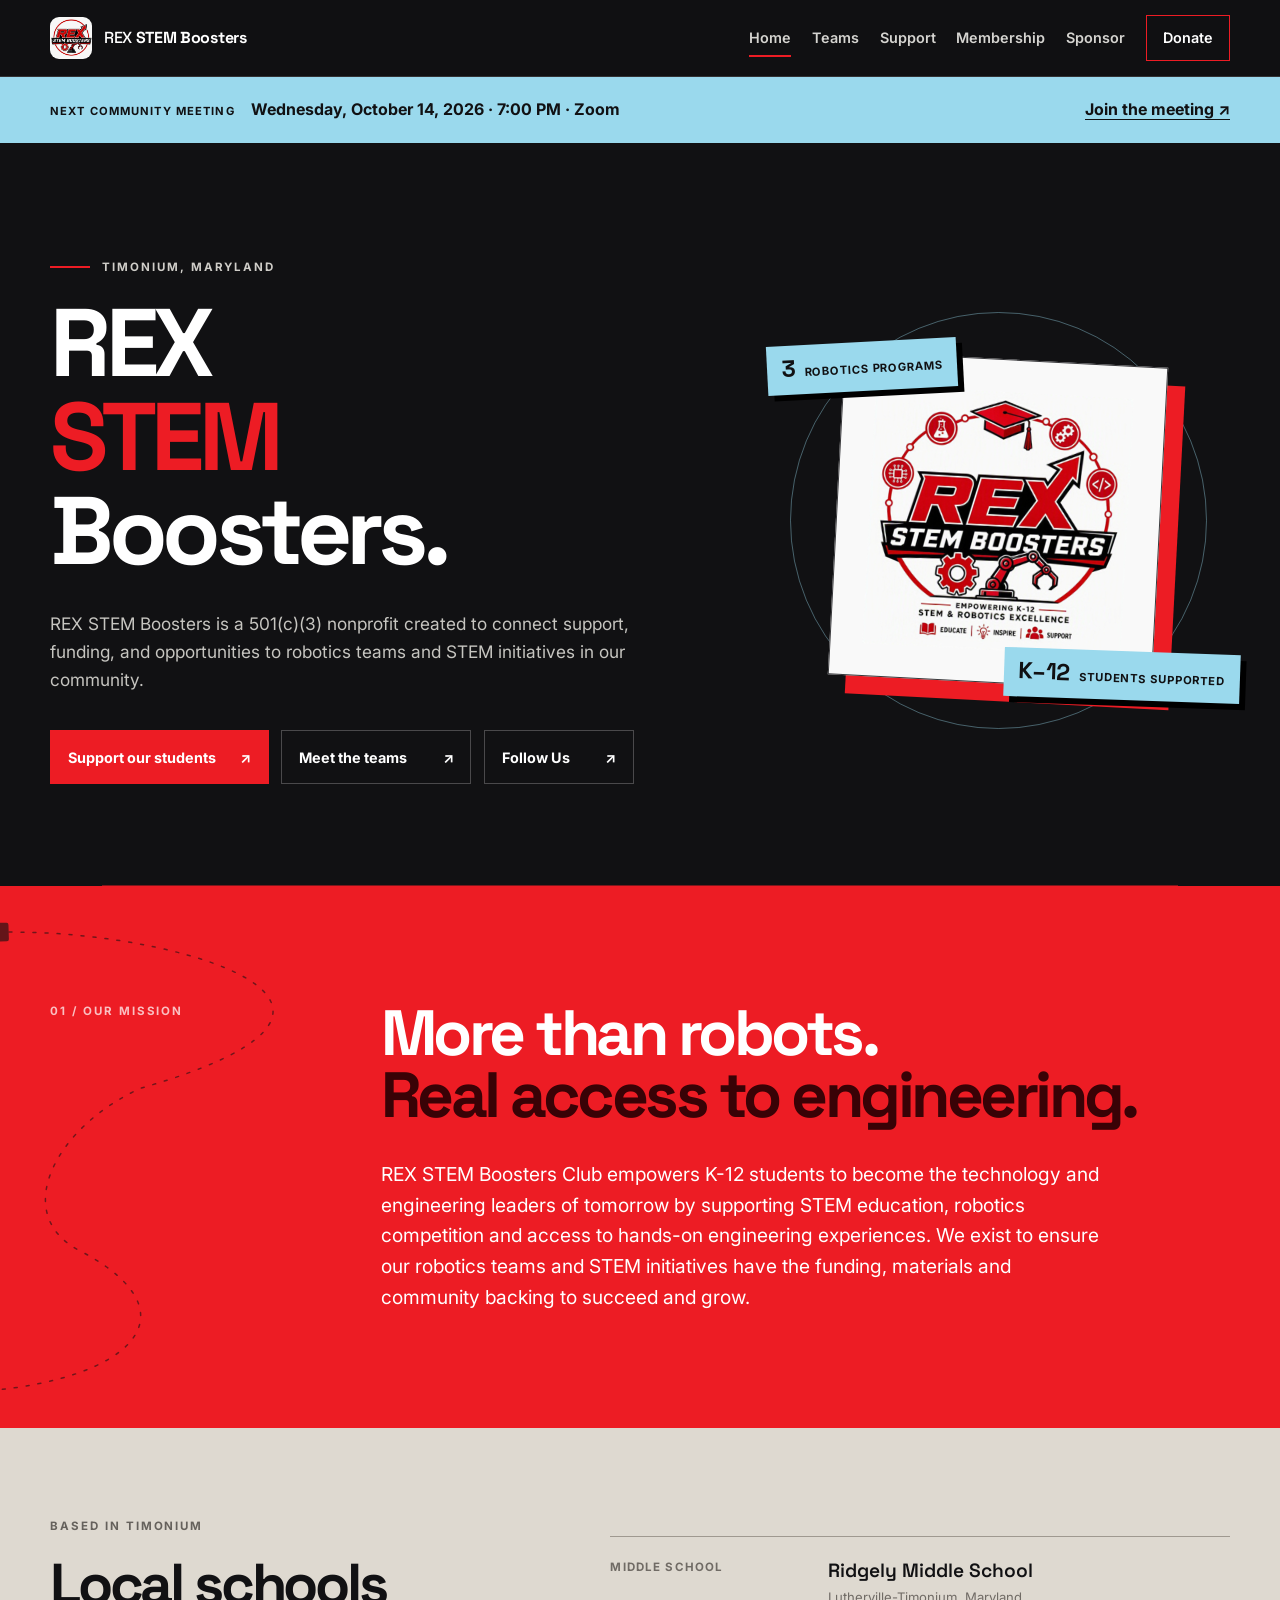
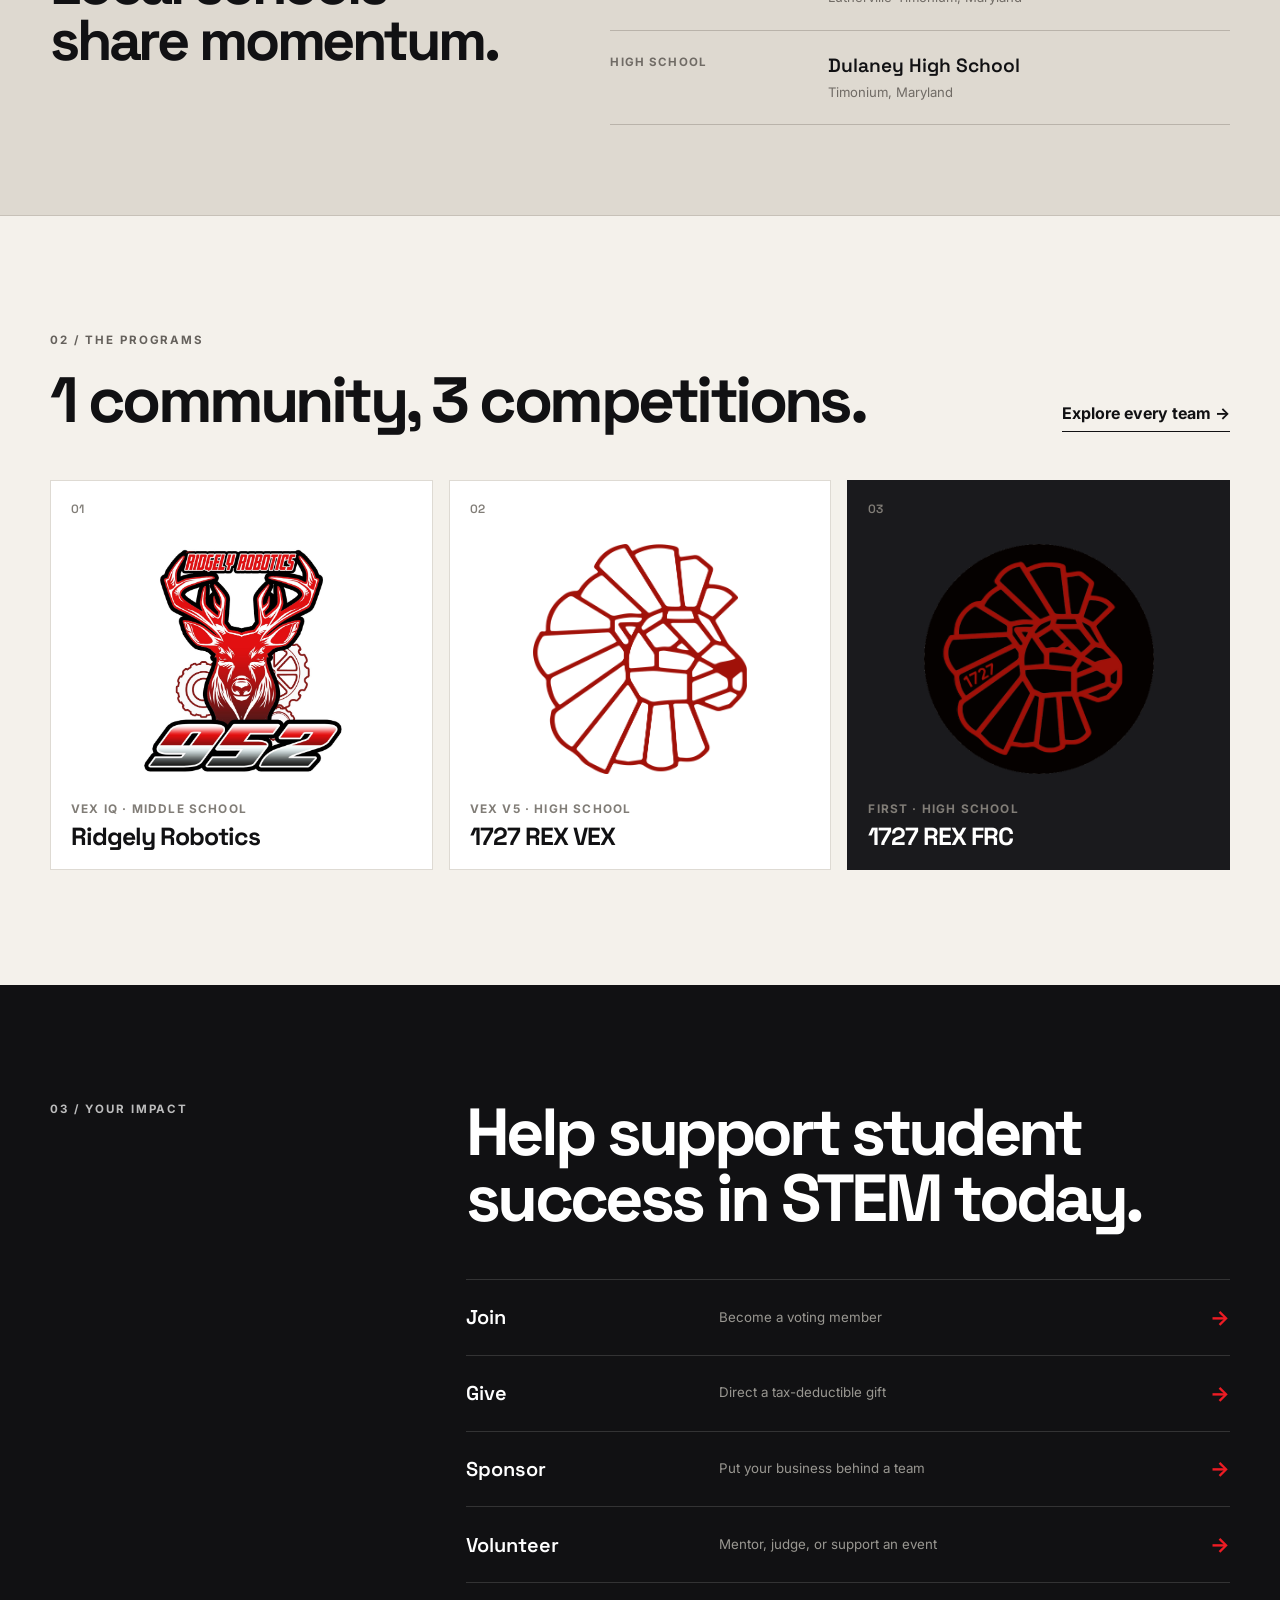
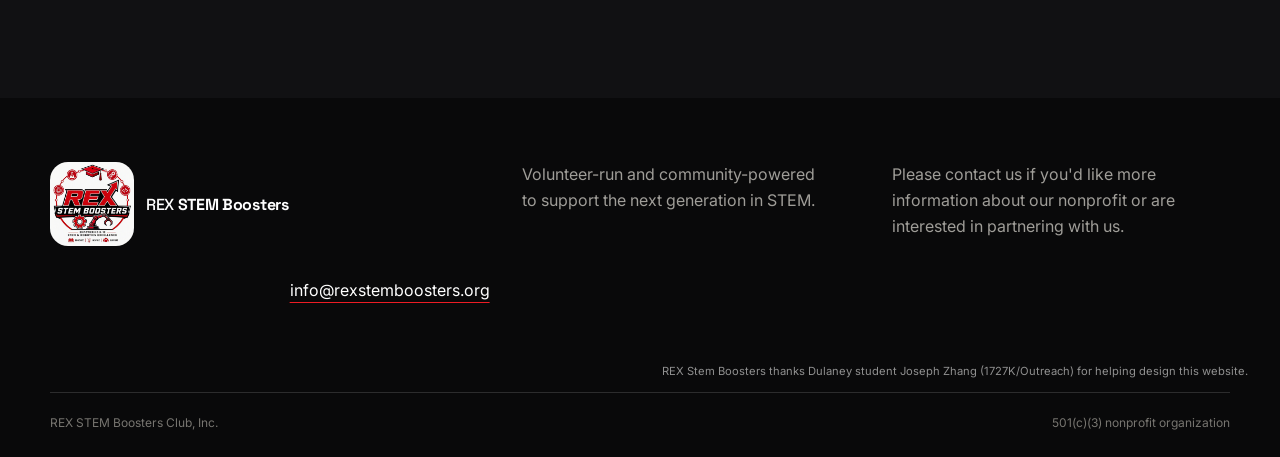
<file: index.html>
<!doctype html>
<html lang="en">
<head>
  <meta charset="utf-8">
  <meta name="viewport" content="width=device-width, initial-scale=1">
  <meta name="description" content="REX STEM Boosters supports K-12 robotics teams and hands-on STEM education in Timonium, Maryland.">
  <title>REX STEM Boosters</title>
  <link rel="preconnect" href="https://fonts.googleapis.com">
  <link rel="preconnect" href="https://fonts.gstatic.com" crossorigin>
  <link href="https://fonts.googleapis.com/css2?family=Inter:wght@400;500;600;700&family=Space+Grotesk:wght@500;600;700&display=swap" rel="stylesheet">
  <link rel="icon" type="image/svg+xml" href="data:image/svg+xml,%3Csvg xmlns='http://www.w3.org/2000/svg' viewBox='0 0 64 64'%3E%3Crect width='64' height='64' rx='12' fill='%23111113'/%3E%3Cpath d='M28 8h8l2 7 6 3 7-2 4 7-5 5v8l5 5-4 7-7-2-6 3-2 7h-8l-2-7-6-3-7 2-4-7 5-5v-8l-5-5 4-7 7 2 6-3 2-7Zm4 15a9 9 0 1 0 0 18 9 9 0 0 0 0-18Z' fill='%23ed1c24'/%3E%3C/svg%3E">
  <link rel="stylesheet" href="assets/styles.css">
  <script src="assets/main.js" defer></script>
</head>
<body>
  <a class="skip-link" href="#main">Skip to content</a>
  <header class="site-header">
    <div class="shell header-inner">
      <a class="brand header" href="index.html" aria-label="REX STEM Boosters home">
        <img src="assets/images/logo-simple.png" alt="" width="42" height="42">
        <span>REX <b>STEM Boosters</b></span>
      </a>
      <button class="menu-toggle" type="button" aria-expanded="false" aria-controls="site-nav">
        <span></span><span></span><span></span><span class="sr-only">Open menu</span>
      </button>
      <nav id="site-nav" class="site-nav" aria-label="Primary navigation">
        <a class="active" href="index.html">Home</a>
        <a href="teams.html">Teams</a>
        <a href="support.html">Support</a>
        <a href="membership.html">Membership</a>
        <a href="sponsor.html">Sponsor</a>
        <a class="nav-cta" href="donate.html">Donate</a>
      </nav>
    </div>
  </header>

  <main id="main">

    <aside class="meeting-strip" aria-label="Upcoming meeting">
      <div class="shell meeting-inner">
        <p><span>Next community meeting</span><strong>Wednesday, October 14, 2026 · 7:00 PM · Zoom</strong></p>
        <a href="https://us02web.zoom.us/j/85218019434?pwd=zxrzaKVaYKDxCwYoJauIgaEmPhb7PY.1" target="_blank" rel="noopener">Join the meeting <span aria-hidden="true">↗</span></a>
      </div>
    </aside>

    <section class="hero">
      <div class="shell hero-grid">
        <div class="hero-copy">
          <p class="eyebrow"><span></span> Timonium, Maryland</p>
          <!-- <h1>Back the teams<br>building <em>tomorrow.</em></h1> -->
          <h1>REX<br><em>STEM</em><br>Boosters.</h1>
          <p class="hero-lede">REX STEM Boosters is a 501(c)(3) nonprofit created to connect support, funding, and opportunities to robotics teams and STEM initiatives in our community.
</p>
          <div class="button-row">
            <a class="button button-primary" href="donate.html">Support our students <span aria-hidden="true">↗</span></a>
            <a class="button button-ghost" href="teams.html">Meet the teams <span aria-hidden="true">↗</span></a>
            <a class="button button-ghost-2" href="https://www.instagram.com/rexstemboosters/" target="_blank" rel="noopener noreferrer">Follow Us <span aria-hidden="true">↗</span></a>
          </div>
        </div>
        <div class="hero-visual" aria-label="REX STEM Boosters supports three local robotics programs">
          <div class="orbit orbit-one"></div>
          <div class="orbit orbit-two"></div>
          <div class="visual-card">
            <img src="assets/images/logo.png" alt="REX STEM Boosters logo">
          </div>
          <div class="data-tag tag-one"><strong>3</strong><span>robotics programs</span></div>
          <div class="data-tag tag-two"><strong>K–12</strong><span>students supported</span></div>
        </div>
      </div>
    </section>

    <section class="mission band">
      <div class="mission-route" aria-hidden="true">
        <svg viewBox="0 0 220 520" preserveAspectRatio="none">
          <path
            id="mission-path"
            class="mission-path"
            d="
              M -15 45
              C 150 36 451 110 143 194
              C 57 230 7 317 84 352
              C 199 411 132 474 -15 485
              "
            />

          <rect
            class="mission-robot"
            x="-13"
            y="-9"
            width="26"
            height="18"
            rx="2"
          >
            <animateMotion
              dur="12s"
              repeatCount="indefinite"
              rotate="auto"
              calcMode="spline"
              keyTimes="0;0.08;0.92;1"
              keyPoints="0;0;1;1"
              keySplines="
                0 0 1 1;
                0.42 0 0.58 1;
                0 0 1 1"
            >
              <mpath href="#mission-path" />
            </animateMotion>
          </rect>
        </svg>
      </div>

      <div class="shell split-heading">
        <p class="section-label">01 / Our mission</p>
        <div>
          <h2>More than robots.<br><span>Real access to engineering.</span></h2>
          <p>REX STEM Boosters Club empowers K-12 students to become the technology and engineering leaders of tomorrow by supporting STEM education, robotics competition and access to hands-on engineering experiences. We exist to ensure our robotics teams and STEM initiatives have the funding, materials and community backing to succeed and grow.</p>
        </div>
      </div>
    </section>

    <section class="location-band" aria-labelledby="location-title">
      <div class="shell location-layout">
        <div>
          <p class="section-label dark">Based in Timonium</p>
          <h2 id="location-title">Local schools <br>share momentum.<br>&nbsp;</h2>
        </div>
        <div class="school-list">
          <div><span>Middle school</span><strong>Ridgely Middle School</strong><small>Lutherville-Timonium, Maryland</small></div>
          <div><span>High school</span><strong>Dulaney High School</strong><small>Timonium, Maryland</small></div>
        </div>
      </div>
    </section>

    <section class="team-preview band band-light">
      <div class="shell">
        <div class="section-intro">
          <div>
            <p class="section-label dark">02 / The programs</p>
            <h2>1 community, 3 competitions.</h2>
          </div>
          <a class="text-link" href="teams.html">Explore every team <span aria-hidden="true">→</span></a>
        </div>
        <div class="team-grid">
          <article class="team-card">
            <span class="team-number">01</span>
            <img src="assets/images/ridgely-robotics.jpg" alt="Ridgely Robotics logo">
            <div><p>VEX IQ · Middle school</p><h3>Ridgely Robotics</h3></div>
          </article>
          <article class="team-card">
            <span class="team-number">02</span>
            <img src="assets/images/dulaney-vex.png" alt="Dulaney VEX Robotics lion logo">
            <div><p>VEX V5 · High school</p><h3>1727 REX VEX</h3></div>
          </article>
          <article class="team-card team-card-dark">
            <span class="team-number">03</span>
            <img src="assets/images/dulaney-frc.png" alt="Dulaney FIRST Robotics lion logo">
            <div><p>FIRST · High school</p><h3>1727 REX FRC</h3></div>
          </article>
        </div>
      </div>
    </section>

    <section class="impact-band">
      <div class="shell impact-grid">
        <p class="section-label">03 / Your impact</p>
        <h2>Help support student success in STEM today.</h2>
        <div class="impact-actions">
          <a href="membership.html"><span>Join</span><small>Become a voting member</small><b>→</b></a>
          <a href="donate.html"><span>Give</span><small>Direct a tax-deductible gift</small><b>→</b></a>
          <a href="sponsor.html"><span>Sponsor</span><small>Put your business behind a team</small><b>→</b></a>
          <a href="support.html#volunteer"><span>Volunteer</span><small>Mentor, judge, or support an event</small><b>→</b></a>
        </div>
      </div>
    </section>

    <!-- <aside class="meeting-strip" aria-label="Upcoming meeting">
      <div class="shell meeting-inner">
        <p><span>Next community meeting</span><strong>Wednesday, October 14, 2026 · 7:00 PM · Zoom</strong></p>
        <a href="https://us02web.zoom.us/j/85218019434?pwd=zxrzaKVaYKDxCwYoJauIgaEmPhb7PY.1" target="_blank" rel="noopener">Join the meeting <span aria-hidden="true">↗</span></a>
      </div>
    </aside> -->
  </main>

  <footer class="site-footer">
    <div class="shell footer-main footer-homepage">
      <a class="brand footer" href="index.html"><img src="assets/images/logo.png" alt="" width="42" height="42"><span>REX <b>STEM Boosters</b></span></a>
      <p>Volunteer-run and community-powered<br>to support the next generation in STEM.</p>
      <p>Please contact us if you'd like more information about our nonprofit or are interested in partnering with us.</p>
      <a href="mailto:info@rexstemboosters.org">info@rexstemboosters.org</a>
    </div>
    <p class="credit-tag">REX Stem Boosters thanks Dulaney student Joseph Zhang (1727K/Outreach) for helping design this website.</p>
    <!-- <div class="shell footer-bottom"><span>© <span data-year></span> REX STEM Boosters Club, Inc.</span><span>501(c)(3) nonprofit organization</span></div> -->
    <div class="shell footer-bottom">REX STEM Boosters Club, Inc.</span><span>501(c)(3) nonprofit organization</span></div>
  </footer>
</body>
</html>
</file>
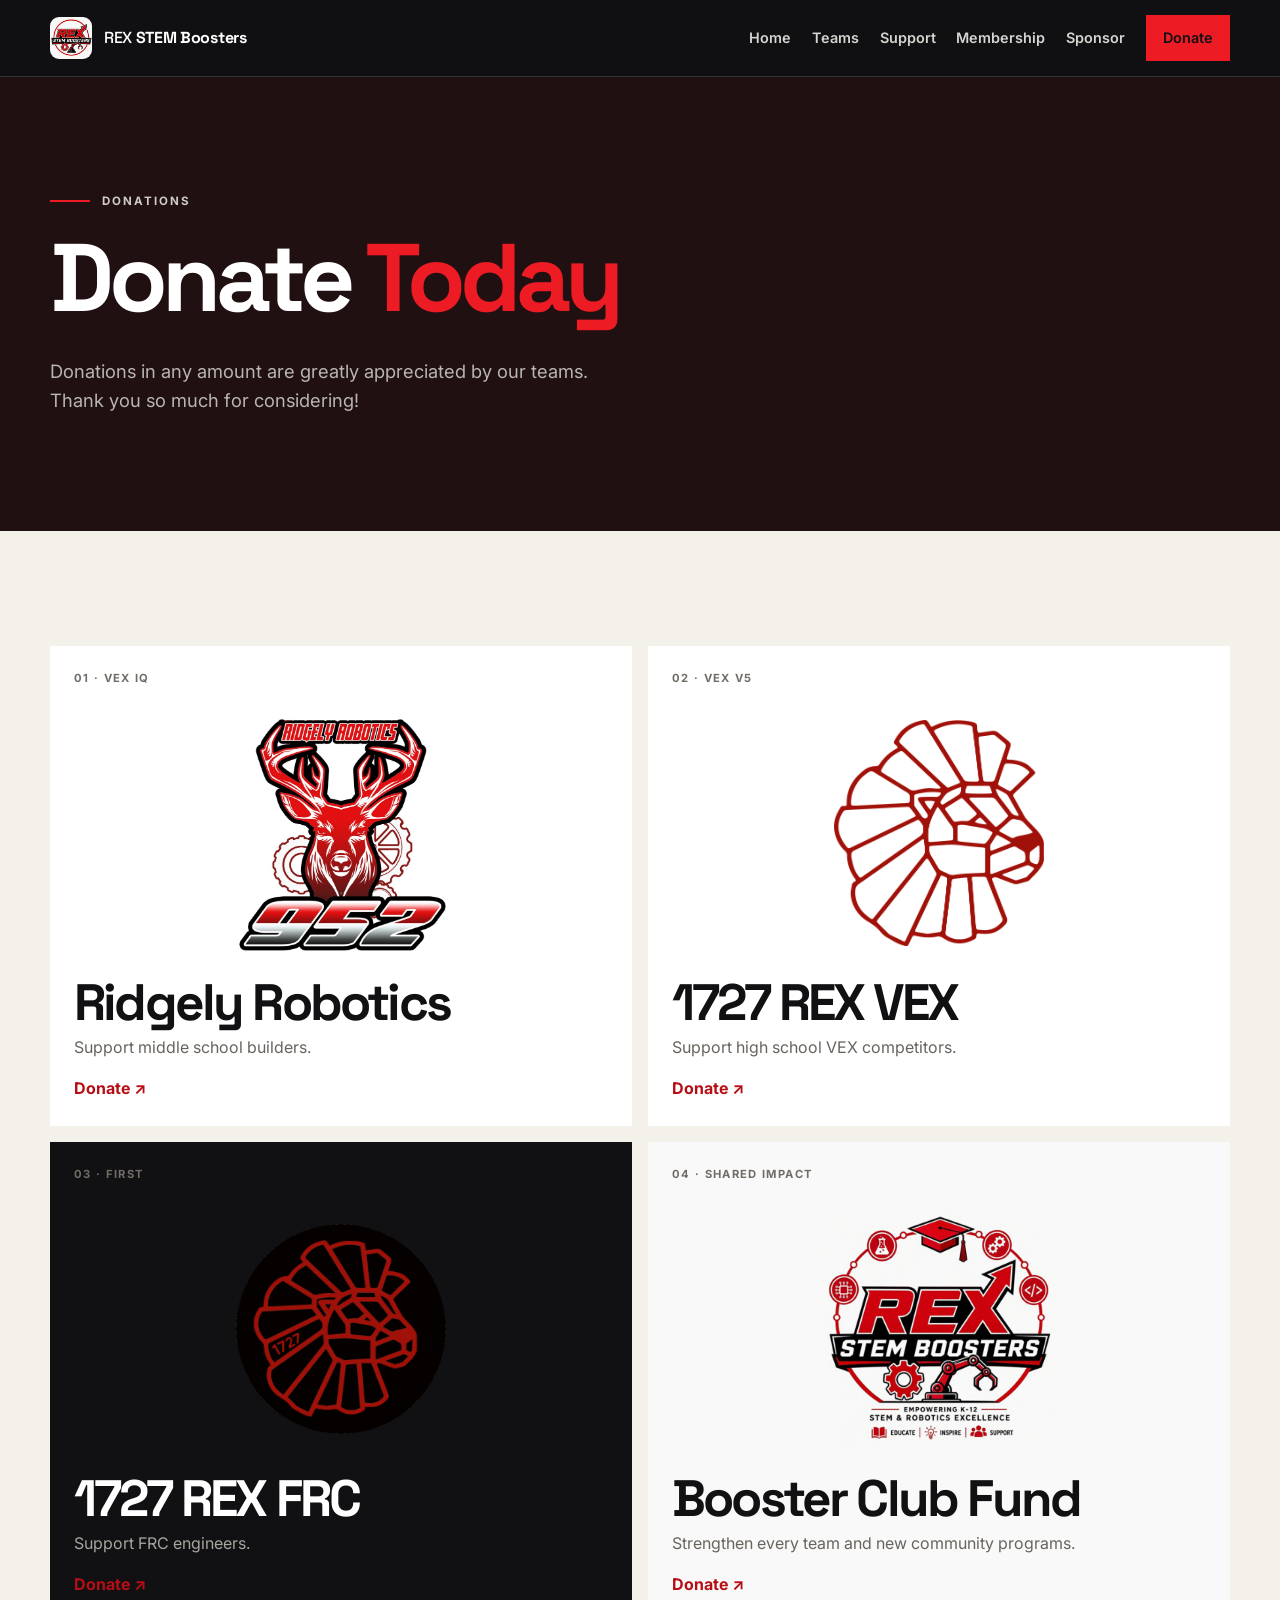
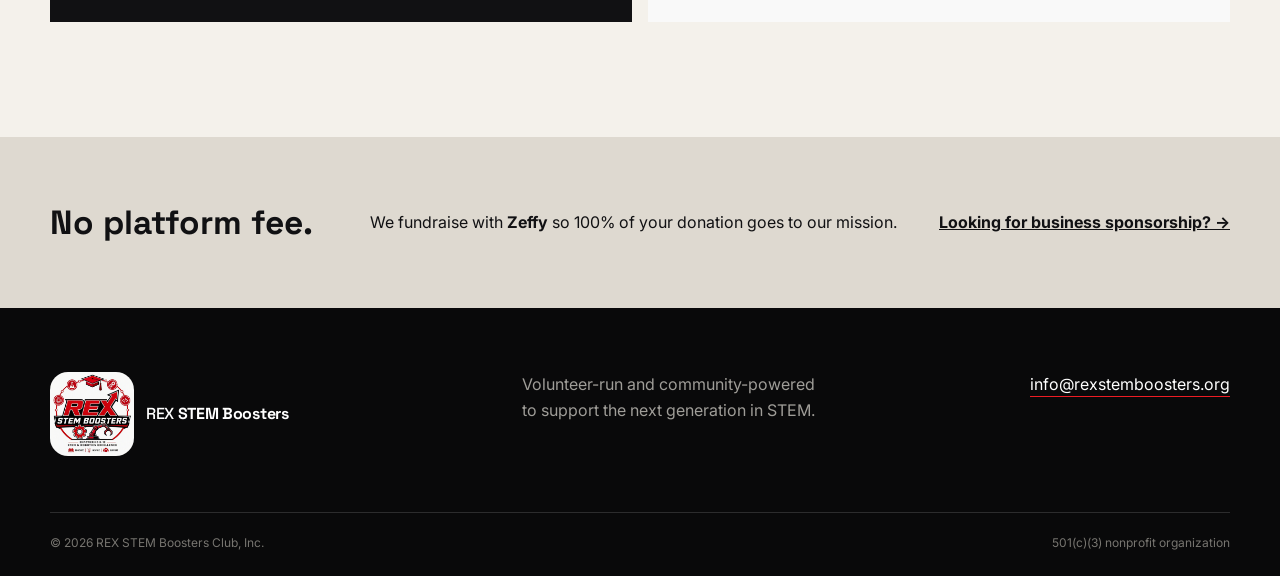
<file: donate.html>
<!doctype html>
<html lang="en"><head><meta charset="utf-8"><meta name="viewport" content="width=device-width, initial-scale=1"><meta name="description" content="Support a REX STEM Boosters robotics team or the shared booster fund."><title>Donate | REX STEM Boosters</title><link rel="preconnect" href="https://fonts.googleapis.com"><link rel="preconnect" href="https://fonts.gstatic.com" crossorigin><link href="https://fonts.googleapis.com/css2?family=Inter:wght@400;500;600;700&family=Space+Grotesk:wght@500;600;700&display=swap" rel="stylesheet"><link rel="icon" type="image/svg+xml" href="data:image/svg+xml,%3Csvg xmlns='http://www.w3.org/2000/svg' viewBox='0 0 64 64'%3E%3Crect width='64' height='64' rx='12' fill='%23111113'/%3E%3Cpath d='M28 8h8l2 7 6 3 7-2 4 7-5 5v8l5 5-4 7-7-2-6 3-2 7h-8l-2-7-6-3-7 2-4-7 5-5v-8l-5-5 4-7 7 2 6-3 2-7Zm4 15a9 9 0 1 0 0 18 9 9 0 0 0 0-18Z' fill='%23ed1c24'/%3E%3C/svg%3E"><link rel="stylesheet" href="assets/styles.css"><script src="assets/main.js" defer></script></head>
<body><a class="skip-link" href="#main">Skip to content</a><header class="site-header"><div class="shell header-inner"><a class="brand header" href="index.html"><img src="assets/images/logo-simple.png" alt="" width="42" height="42"><span>REX <b>STEM Boosters</b></span></a><button class="menu-toggle" type="button" aria-expanded="false" aria-controls="site-nav"><span></span><span></span><span></span><span class="sr-only">Open menu</span></button><nav id="site-nav" class="site-nav"><a href="index.html">Home</a><a href="teams.html">Teams</a><a href="support.html">Support</a><a href="membership.html">Membership</a><a href="sponsor.html">Sponsor</a><a class="nav-cta active" href="donate.html" aria-current="page">Donate</a></nav></div></header>
<main id="main"><section class="page-hero donate-hero"><div class="shell"><p class="eyebrow"><span></span> Donations</p>
  <!-- <h1>Choose where<br><em>your gift moves.</em></h1> -->
  <h1>Donate <em>Today</em></h1>
  <p>Donations in any amount are greatly appreciated by our teams.<br>Thank you so much for considering! </p></div></section>
<section class="band band-light"><div class="shell giving-grid">
  <a class="giving-card" href="https://www.zeffy.com/en-US/donation-form/donate-to-ridgley-robotics" target="_blank" rel="noopener"><span>01 · VEX IQ</span><img src="assets/images/ridgely-robotics.jpg" alt="Ridgely Robotics logo"><div><h2>Ridgely Robotics</h2><p>Support middle school builders.</p><b>Donate ↗</b></div></a>
  <a class="giving-card" href="https://www.zeffy.com/en-US/donation-form/donate-to-dulaney-vex" target="_blank" rel="noopener"><span>02 · VEX V5</span><img src="assets/images/dulaney-vex.png" alt="Dulaney VEX Robotics logo"><div><h2>1727 REX VEX</h2><p>Support high school VEX competitors.</p><b>Donate ↗</b></div></a>
  <a class="giving-card giving-card-dark" href="https://www.zeffy.com/en-US/donation-form/donate-to-dulaney-frc" target="_blank" rel="noopener"><span>03 · FIRST</span><img src="assets/images/dulaney-frc.png" alt="Dulaney FIRST Robotics logo"><div><h2>1727 REX FRC</h2><p>Support FRC engineers.</p><b>Donate ↗</b></div></a>
  <a class="giving-card giving-general" href="https://www.zeffy.com/en-US/donation-form/supporting-stem-programs-in-timonium" target="_blank" rel="noopener"><span>04 · Shared impact</span><div class="general-gear"><img src="assets/images/logo.png" alt="REX Stem Boosters Logo"></div><div><h2>Booster Club Fund</h2><p>Strengthen every team and new community programs.</p><b>Donate ↗</b></div></a>
</div></section><section class="zeffy-note"><div class="shell"><strong>No platform fee.</strong><p>We fundraise with <b>Zeffy</b> so 100% of your donation goes to our mission.</p><a href="sponsor.html">Looking for business sponsorship? →</a></div></section></main>
<footer class="site-footer"><div class="shell footer-main"><a class="brand footer" href="index.html"><img src="assets/images/logo.png" alt="" width="42" height="42"><span>REX <b>STEM Boosters</b></span></a><p>Volunteer-run and community-powered<br>to support the next generation in STEM.</p><a href="mailto:info@rexstemboosters.org">info@rexstemboosters.org</a></div><div class="shell footer-bottom"><span>© <span data-year></span> REX STEM Boosters Club, Inc.</span><span>501(c)(3) nonprofit organization</span></div></footer></body></html>
</file>
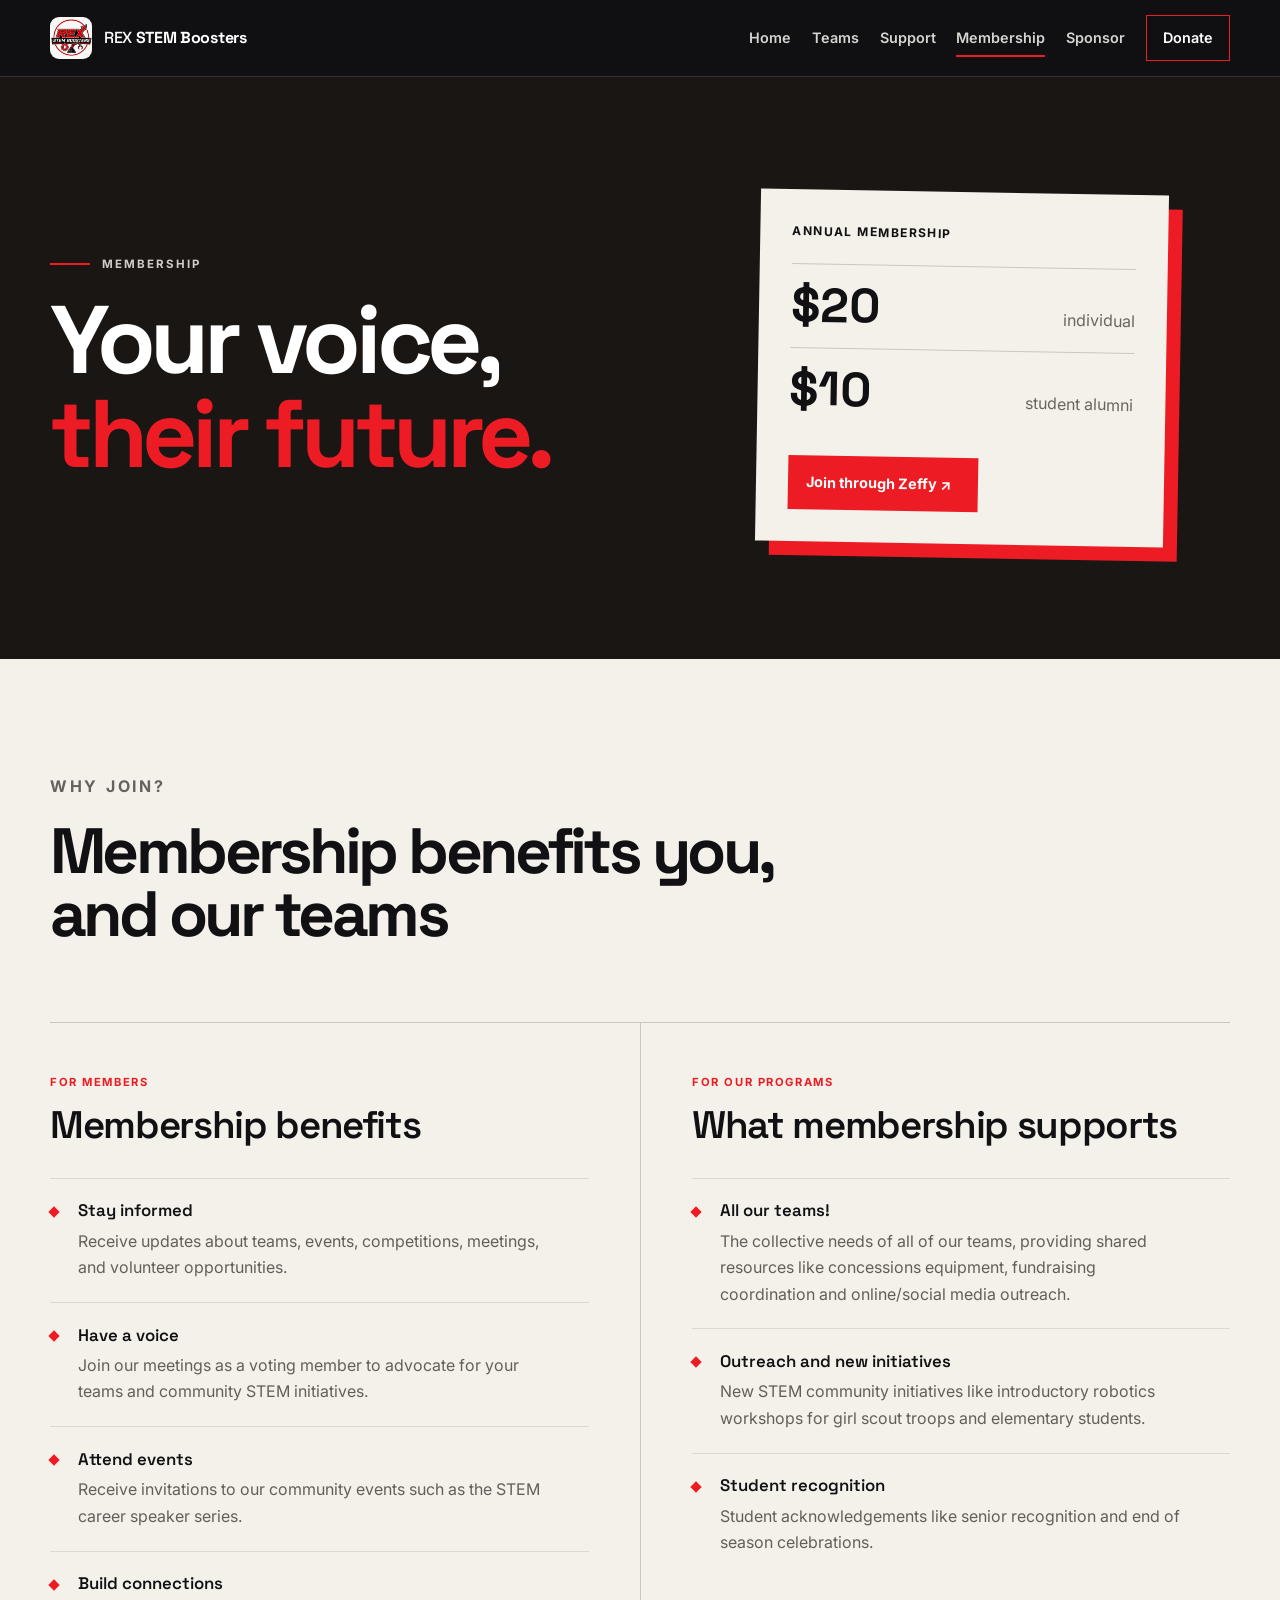
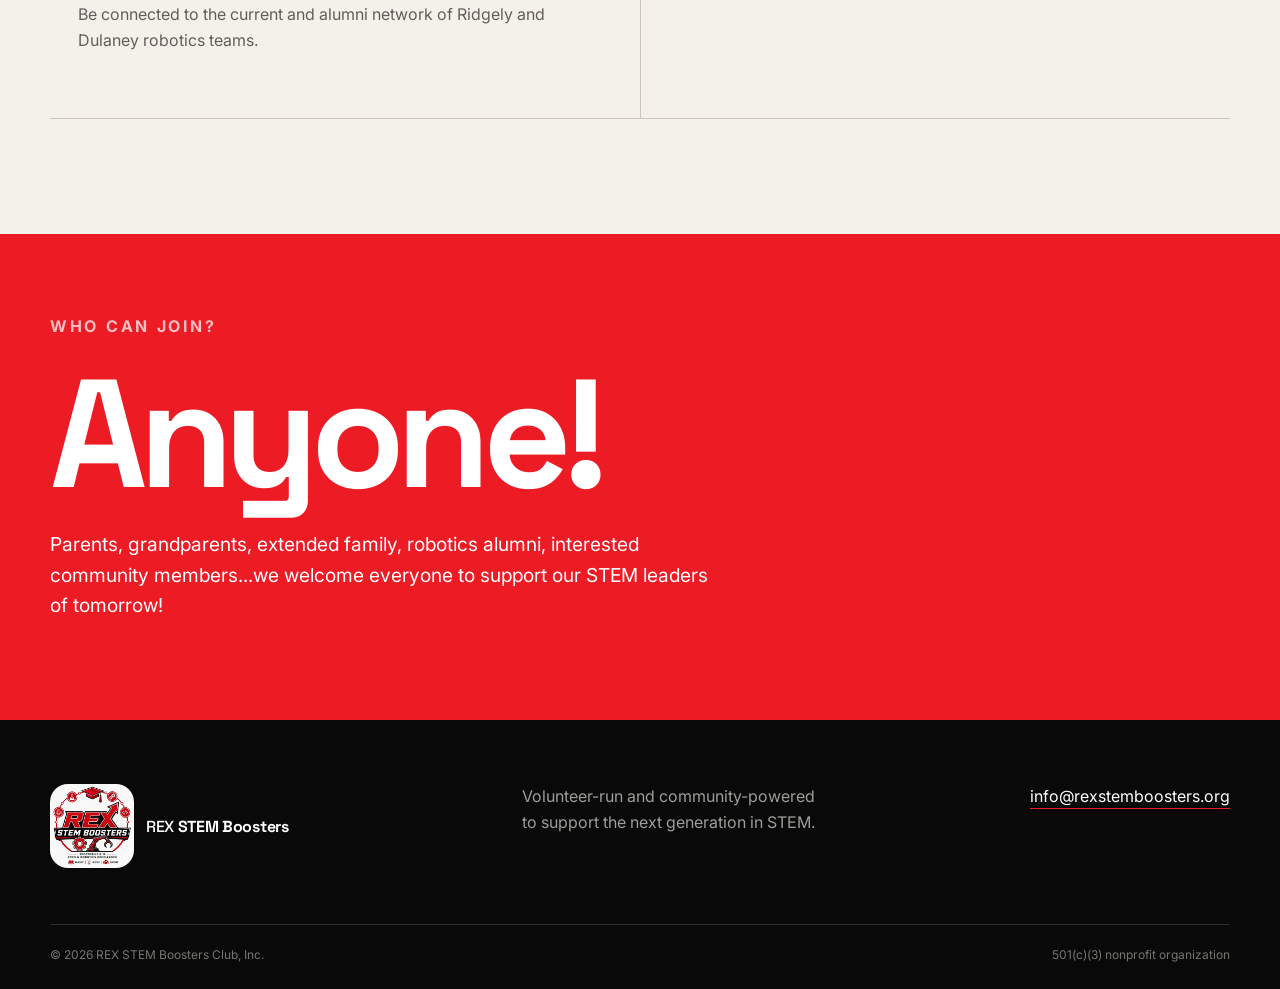
<file: membership.html>
<!doctype html>
<html lang="en"><head><meta charset="utf-8"><meta name="viewport" content="width=device-width, initial-scale=1"><meta name="description" content="Become a member of REX STEM Boosters and support local robotics programs."><title>Membership | REX STEM Boosters</title><link rel="preconnect" href="https://fonts.googleapis.com"><link rel="preconnect" href="https://fonts.gstatic.com" crossorigin><link href="https://fonts.googleapis.com/css2?family=Inter:wght@400;500;600;700&family=Space+Grotesk:wght@500;600;700&display=swap" rel="stylesheet"><link rel="icon" type="image/svg+xml" href="data:image/svg+xml,%3Csvg xmlns='http://www.w3.org/2000/svg' viewBox='0 0 64 64'%3E%3Crect width='64' height='64' rx='12' fill='%23111113'/%3E%3Cpath d='M28 8h8l2 7 6 3 7-2 4 7-5 5v8l5 5-4 7-7-2-6 3-2 7h-8l-2-7-6-3-7 2-4-7 5-5v-8l-5-5 4-7 7 2 6-3 2-7Zm4 15a9 9 0 1 0 0 18 9 9 0 0 0 0-18Z' fill='%23ed1c24'/%3E%3C/svg%3E"><link rel="stylesheet" href="assets/styles.css"><script src="assets/main.js" defer></script></head>
<body><a class="skip-link" href="#main">Skip to content</a><header class="site-header"><div class="shell header-inner"><a class="brand header" href="index.html"><img src="assets/images/logo-simple.png" alt="" width="42" height="42"><span>REX <b>STEM Boosters</b></span></a><button class="menu-toggle" type="button" aria-expanded="false" aria-controls="site-nav"><span></span><span></span><span></span><span class="sr-only">Open menu</span></button><nav id="site-nav" class="site-nav"><a href="index.html">Home</a><a href="teams.html">Teams</a><a href="support.html">Support</a><a class="active" href="membership.html">Membership</a><a href="sponsor.html">Sponsor</a><a class="nav-cta" href="donate.html">Donate</a></nav></div></header>
<main id="main"><section class="page-hero membership-hero"><div class="shell membership-layout"><div><p class="eyebrow"><span></span> Membership</p>
  <h1>Your voice,<br><em>their future.</em></h1></div>
<div class="price-card"><p>Annual membership</p><div><strong>$20</strong><span>individual</span></div><div><strong>$10</strong><span>student alumni</span></div><a class="button button-primary" href="https://www.zeffy.com/en-US/ticketing/rex-stem-boosters-club-membership" target="_blank" rel="noopener">Join through Zeffy ↗</a></div></div></section>
<section class="band band-light membership-overview">
  <div class="shell">
    <div class="membership-overview__heading">
      <p class="section-label dark member-label">Why join?</p>

      <h2>
        Membership benefits you, and our teams
      </h2>
    </div>

    <div class="membership-columns">
      <!-- Member benefits -->

      <article class="membership-column">
        <p class="membership-column__label">For members</p>
        <h3>Membership benefits</h3>

        <ul class="membership-feature-list">
          <li>
            <span class="membership-feature-list__marker"></span>

            <div>
              <strong>Stay informed</strong>
              <p>
                Receive updates about teams, events, competitions,
                meetings, and volunteer opportunities.
              </p>
            </div>
          </li>

          <li>
            <span class="membership-feature-list__marker"></span>

            <div>
              <strong>Have a voice</strong>
              <p>
                Join our meetings as a voting member to advocate for your teams
                 and community STEM initiatives.
              </p>
            </div>
          </li>

          <li>
            <span class="membership-feature-list__marker"></span>

            <div>
              <strong>Attend events</strong>
              <p>
                Receive invitations to our community events such as the STEM career speaker series.
              </p>
            </div>
          </li>

          <li>
            <span class="membership-feature-list__marker"></span>

            <div>
              <strong>Build connections</strong>
              <p>
                Be connected to the current and alumni network of Ridgely and Dulaney robotics teams.
              </p>
            </div>
          </li>
        </ul>
      </article>

      <!-- What membership supports -->

      <article class="membership-column membership-column--support">
        <p class="membership-column__label">For our programs</p>
        <h3>What membership supports</h3>

        <ul class="membership-feature-list">
          <li>
            <span class="membership-feature-list__marker"></span>

            <div>
              <strong>All our teams!</strong>
              <p>
                The collective needs of all of our teams, providing shared resources
                 like concessions equipment, fundraising coordination and 
                online/social media outreach.
              </p>
            </div>
          </li>

          <li>
            <span class="membership-feature-list__marker"></span>

            <div>
              <strong>Outreach and new initiatives</strong>
              <p>
                New STEM community initiatives like introductory robotics workshops 
                for girl scout troops and elementary students.
              </p>
            </div>
          </li>

          <li>
            <span class="membership-feature-list__marker"></span>

            <div>
              <strong>Student recognition</strong>
              <p>
                Student acknowledgements like senior recognition and end of season celebrations.
              </p>
            </div>
          </li>
        </ul>
      </article>
    </div>
  </div>
</section><section class="open-door"><div class="shell"><p class="section-label member-label">Who can join?</p><h2>Anyone!</h2><p>Parents, grandparents, extended family, robotics alumni, interested community members...we welcome everyone to support our STEM leaders of tomorrow!</p></div></section></main>
<footer class="site-footer"><div class="shell footer-main"><a class="brand footer" href="index.html"><img src="assets/images/logo.png" alt="" width="42" height="42"><span>REX <b>STEM Boosters</b></span></a><p>Volunteer-run and community-powered<br>to support the next generation in STEM.</p><a href="mailto:info@rexstemboosters.org">info@rexstemboosters.org</a></div><div class="shell footer-bottom"><span>© <span data-year></span> REX STEM Boosters Club, Inc.</span><span>501(c)(3) nonprofit organization</span></div></footer></body></html>
</file>
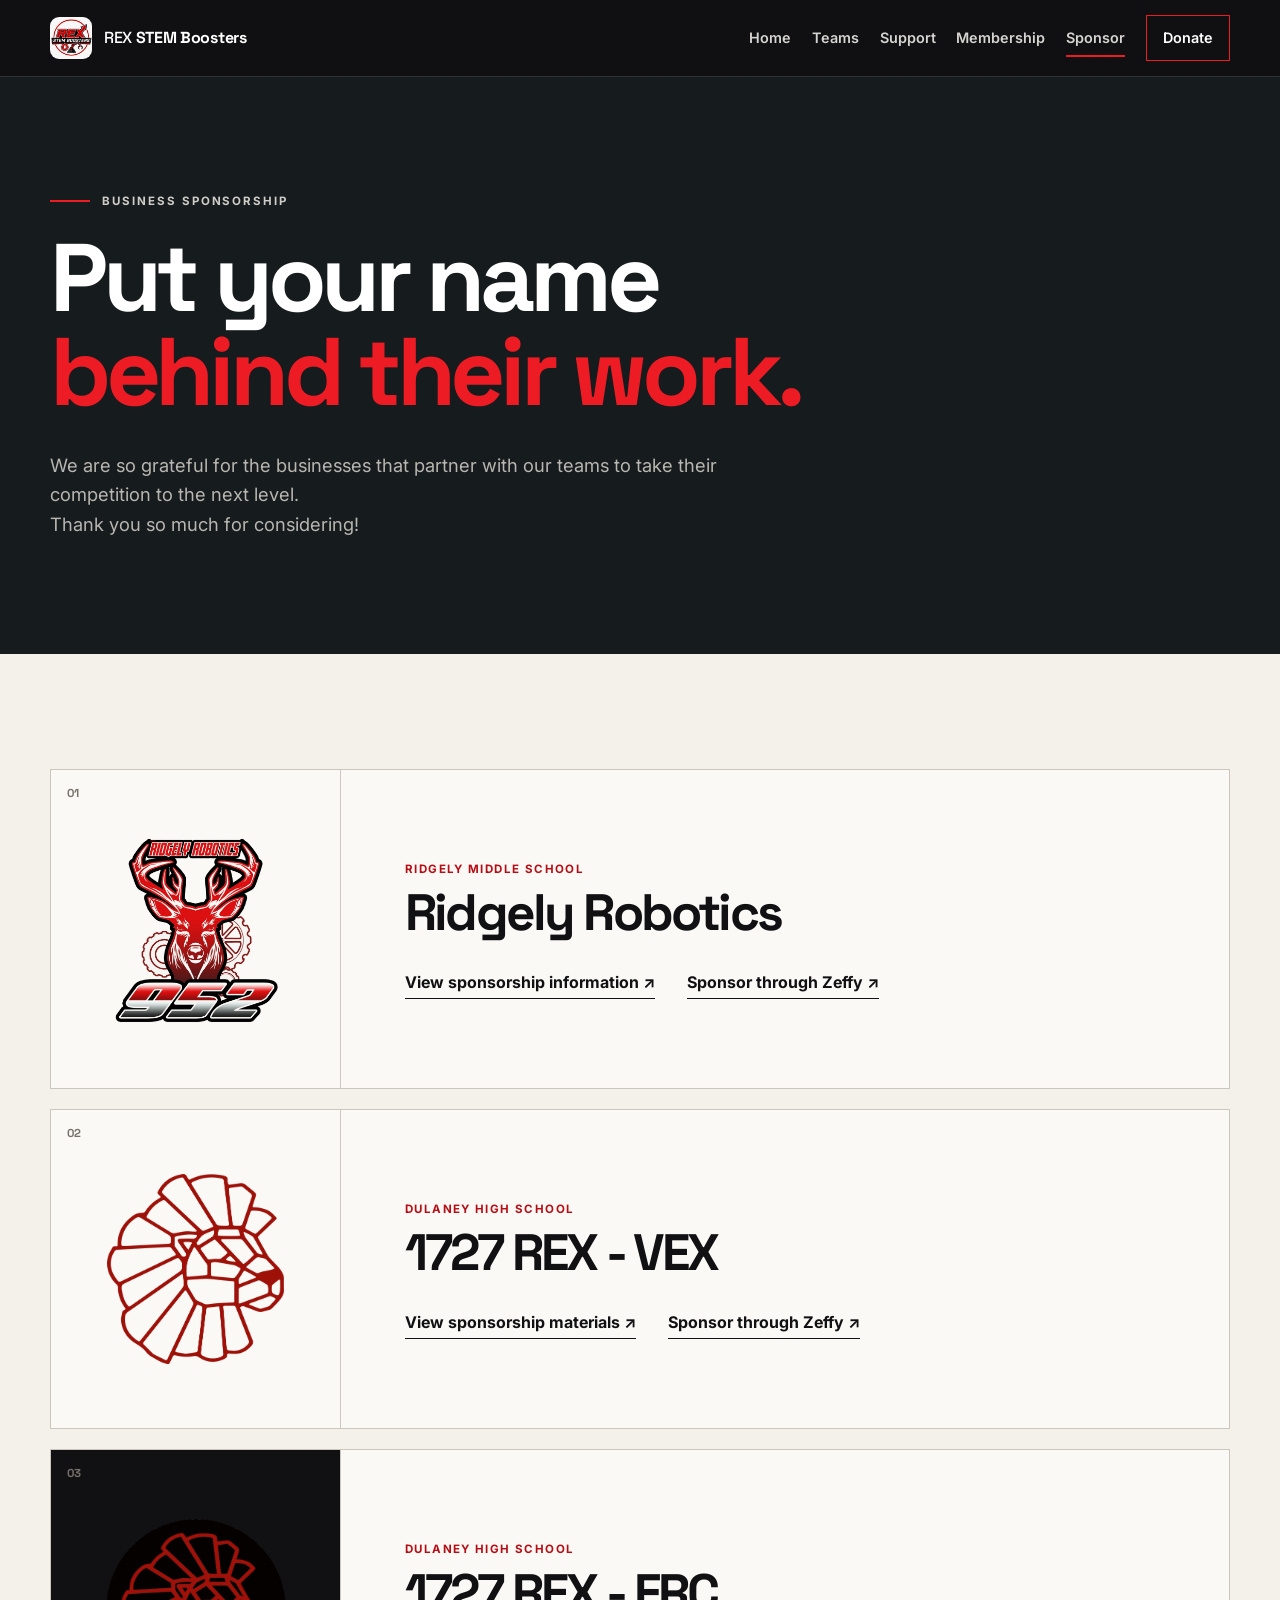
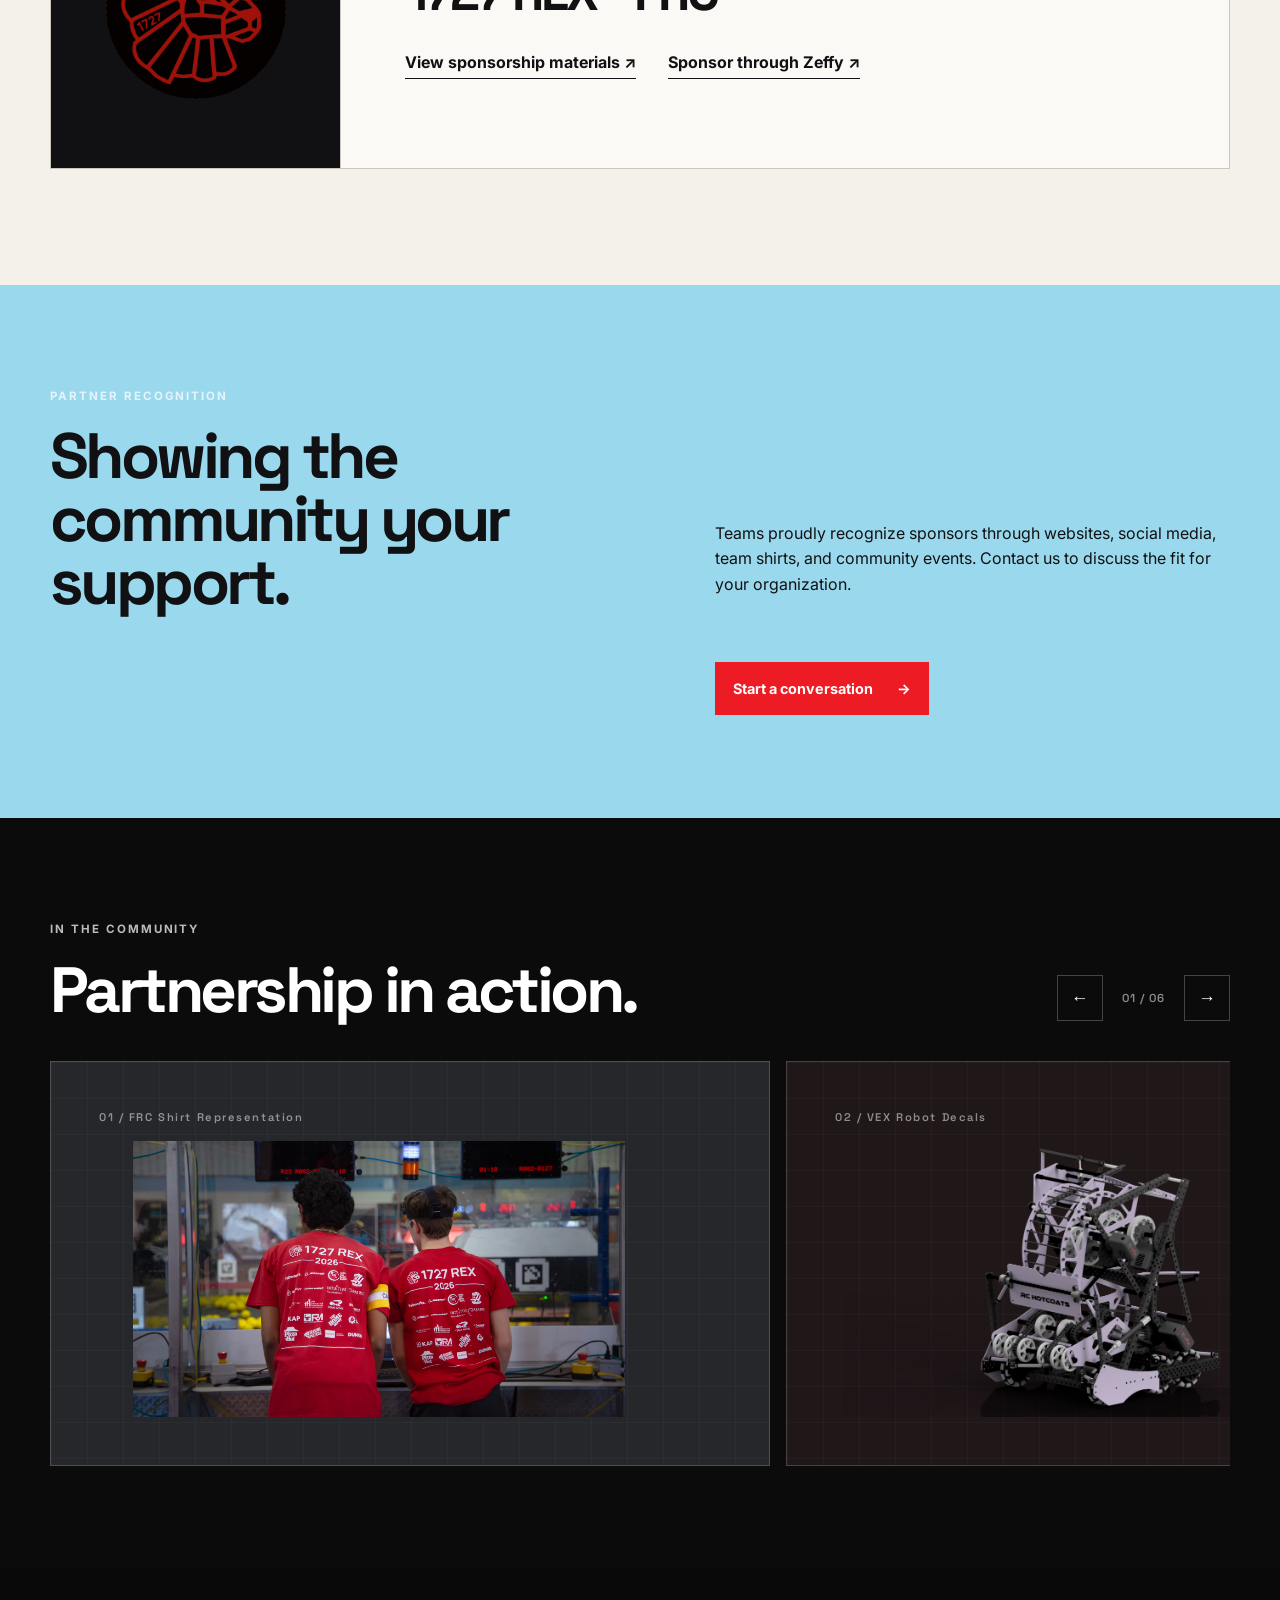
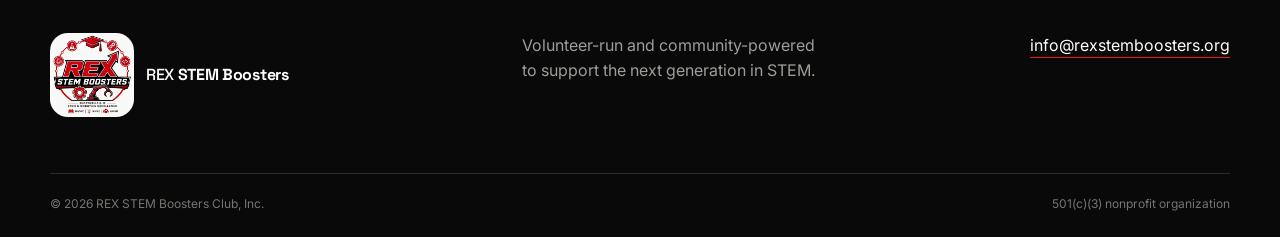
<file: sponsor.html>
<!doctype html>
<html lang="en"><head><meta charset="utf-8"><meta name="viewport" content="width=device-width, initial-scale=1"><meta name="description" content="Sponsor a local REX STEM Boosters robotics team."><title>Sponsor a Team | REX STEM Boosters</title><link rel="preconnect" href="https://fonts.googleapis.com"><link rel="preconnect" href="https://fonts.gstatic.com" crossorigin><link href="https://fonts.googleapis.com/css2?family=Inter:wght@400;500;600;700&family=Space+Grotesk:wght@500;600;700&display=swap" rel="stylesheet"><link rel="icon" type="image/svg+xml" href="data:image/svg+xml,%3Csvg xmlns='http://www.w3.org/2000/svg' viewBox='0 0 64 64'%3E%3Crect width='64' height='64' rx='12' fill='%23111113'/%3E%3Cpath d='M28 8h8l2 7 6 3 7-2 4 7-5 5v8l5 5-4 7-7-2-6 3-2 7h-8l-2-7-6-3-7 2-4-7 5-5v-8l-5-5 4-7 7 2 6-3 2-7Zm4 15a9 9 0 1 0 0 18 9 9 0 0 0 0-18Z' fill='%23ed1c24'/%3E%3C/svg%3E"><link rel="stylesheet" href="assets/styles.css"><script src="assets/main.js" defer></script></head>
<body><a class="skip-link" href="#main">Skip to content</a><header class="site-header"><div class="shell header-inner"><a class="brand header" href="index.html"><img src="assets/images/logo-simple.png" alt="" width="42" height="42"><span>REX <b>STEM Boosters</b></span></a><button class="menu-toggle" type="button" aria-expanded="false" aria-controls="site-nav"><span></span><span></span><span></span><span class="sr-only">Open menu</span></button><nav id="site-nav" class="site-nav"><a href="index.html">Home</a><a href="teams.html">Teams</a><a href="support.html">Support</a><a href="membership.html">Membership</a><a class="active" href="sponsor.html">Sponsor</a><a class="nav-cta" href="donate.html">Donate</a></nav></div></header>
<main id="main"><section class="page-hero sponsor-hero"><div class="shell"><p class="eyebrow"><span></span> Business sponsorship</p>
  <h1>Put your name<br><em>behind their work.</em></h1>
  <p>We are so grateful for the businesses that partner with our teams to take their competition to the next level.<br>Thank you so much for considering!</p></div></section>
<section class="band band-light"><div class="shell sponsor-list">
  <article><div><span>01</span><img src="assets/images/ridgely-robotics.jpg" alt="Ridgely Robotics logo"></div><div><p>Ridgely Middle School</p><h2>Ridgely Robotics</h2><div class="sponsor-links"><a href="https://www.ridgelyrobotics.com/sponsorships" target="_blank" rel="noopener">View sponsorship information ↗</a><a href="https://www.zeffy.com/en-US/donation-form/sponsor-ridgley-robotics-at-rigely-ms" target="_blank" rel="noopener">Sponsor through Zeffy ↗</a></div></div></article>
  <article><div><span>02</span><img src="assets/images/dulaney-vex.png" alt="Dulaney VEX Robotics logo"></div><div><p>Dulaney High School</p><h2>1727 REX - VEX</h2><div class="sponsor-links"><a href="https://team1727.org/vex-sponsorship-materials" target="_blank" rel="noopener">View sponsorship materials ↗</a><a href="https://www.zeffy.com/en-US/donation-form/sponsor-rex-vex-robotics-at-dulaney-hs" target="_blank" rel="noopener">Sponsor through Zeffy ↗</a></div></div></article>
  <article><div class="dark-logo"><span>03</span><img src="assets/images/dulaney-frc.png" alt="Dulaney FIRST Robotics logo"></div><div><p>Dulaney High School</p><h2>1727 REX - FRC</h2><div class="sponsor-links"><a href="https://team1727.org/frc-sponsorship-materials" target="_blank" rel="noopener">View sponsorship materials ↗</a><a href="https://www.zeffy.com/en-US/donation-form/sponsor-rex-vex-robotics-at-dulaney-hs" target="_blank" rel="noopener">Sponsor through Zeffy ↗</a></div></div></article>
</div></section><section class="recognition"><div class="shell"><div><p class="section-label">Partner recognition</p><h2>Showing the community your support.</h2></div><p>Teams proudly recognize sponsors through websites, social media, team shirts, and community events. Contact us to discuss the fit for your organization.</p><a class="button button-primary" href="mailto:info@rexstemboosters.org?subject=Team%20sponsorship">Start a conversation <span>→</span></a></div></section>
<section class="partner-gallery" aria-labelledby="gallery-title"><div class="shell gallery-heading"><div><p class="section-label">In the community</p><h2 id="gallery-title">Partnership in action.</h2></div><div class="carousel-controls"><button type="button" class="carousel-button carousel-prev" aria-label="Previous image">←</button><span class="carousel-status" aria-live="polite">01 / 04</span><button type="button" class="carousel-button carousel-next" aria-label="Next image">→</button></div></div><div class="carousel" data-carousel tabindex="0" aria-label="Sponsor and team image placeholders"><div class="carousel-track">
  <div class="carousel-slide placeholder-one" role="img" aria-label="1727 FRC Drive Team"><span>01 / FRC Shirt Representation</span> <img src="assets/images/frc_shirt_back_game.png" class="carousel-image"></div>
  <div class="carousel-slide placeholder-two" role="img" aria-label="VEX 2026 1727R Robot"><span>02 / VEX Robot Decals</span> <img src="assets/images/rex_r_bot.png" class="carousel-image"></div>
  <div class="carousel-slide placeholder-three" role="img" aria-label="2025 FRC Robot"><span>03 / FRC Robot Sponsors 2025</span> <img src="assets/images/frc_reefscape_bot.png" class="carousel-image"></div>
  <div class="carousel-slide placeholder-three" role="img" aria-label="FRC Sponsor Post"><span>04 / FRC Instagram Sponsor Post</span> <img src="assets/images/frc_sponsor_post1.png" class="carousel-image"></div>
  <div class="carousel-slide placeholder-four" role="img" aria-label="2026 FRC Robot"><span>05 / FRC Robot Sponsors 2026</span> <img src="assets/images/frc_bot_sponsors.png" class="carousel-image"></div>
  <!-- <div class="carousel-slide placeholder-two" role="img" aria-label="Ridgely Team 952_FILLTHISIN_"><span>05 / 952 Ridgely Robotics 2026</span> <img src="assets/images/FILL_THIS_IN.png" class="carousel-image"> </div> -->
  <div class="carousel-slide placeholder-one" role="img" aria-label="2026 FRC Sponsors"><span>06 / FRC Sponsors 2025</span> <img src="assets/images/frc_sponsor_sheet.png" class="carousel-image"> </div>
  <!-- <div class="carousel-slide placeholder-three" role="img" aria-label="Placeholder for community event photograph"><span>04 / IMAGE PLACEHOLDER</span><strong>Community connection</strong><small>Insert some outreach or sponsor event here</small></div> -->
</div></div></section></main>
<footer class="site-footer"><div class="shell footer-main"><a class="brand footer" href="index.html"><img src="assets/images/logo.png" alt="" width="42" height="42"><span>REX <b>STEM Boosters</b></span></a><p>Volunteer-run and community-powered<br>to support the next generation in STEM.</p><a href="mailto:info@rexstemboosters.org">info@rexstemboosters.org</a></div><div class="shell footer-bottom"><span>© <span data-year></span> REX STEM Boosters Club, Inc.</span><span>501(c)(3) nonprofit organization</span></div></footer></body></html>
</file>
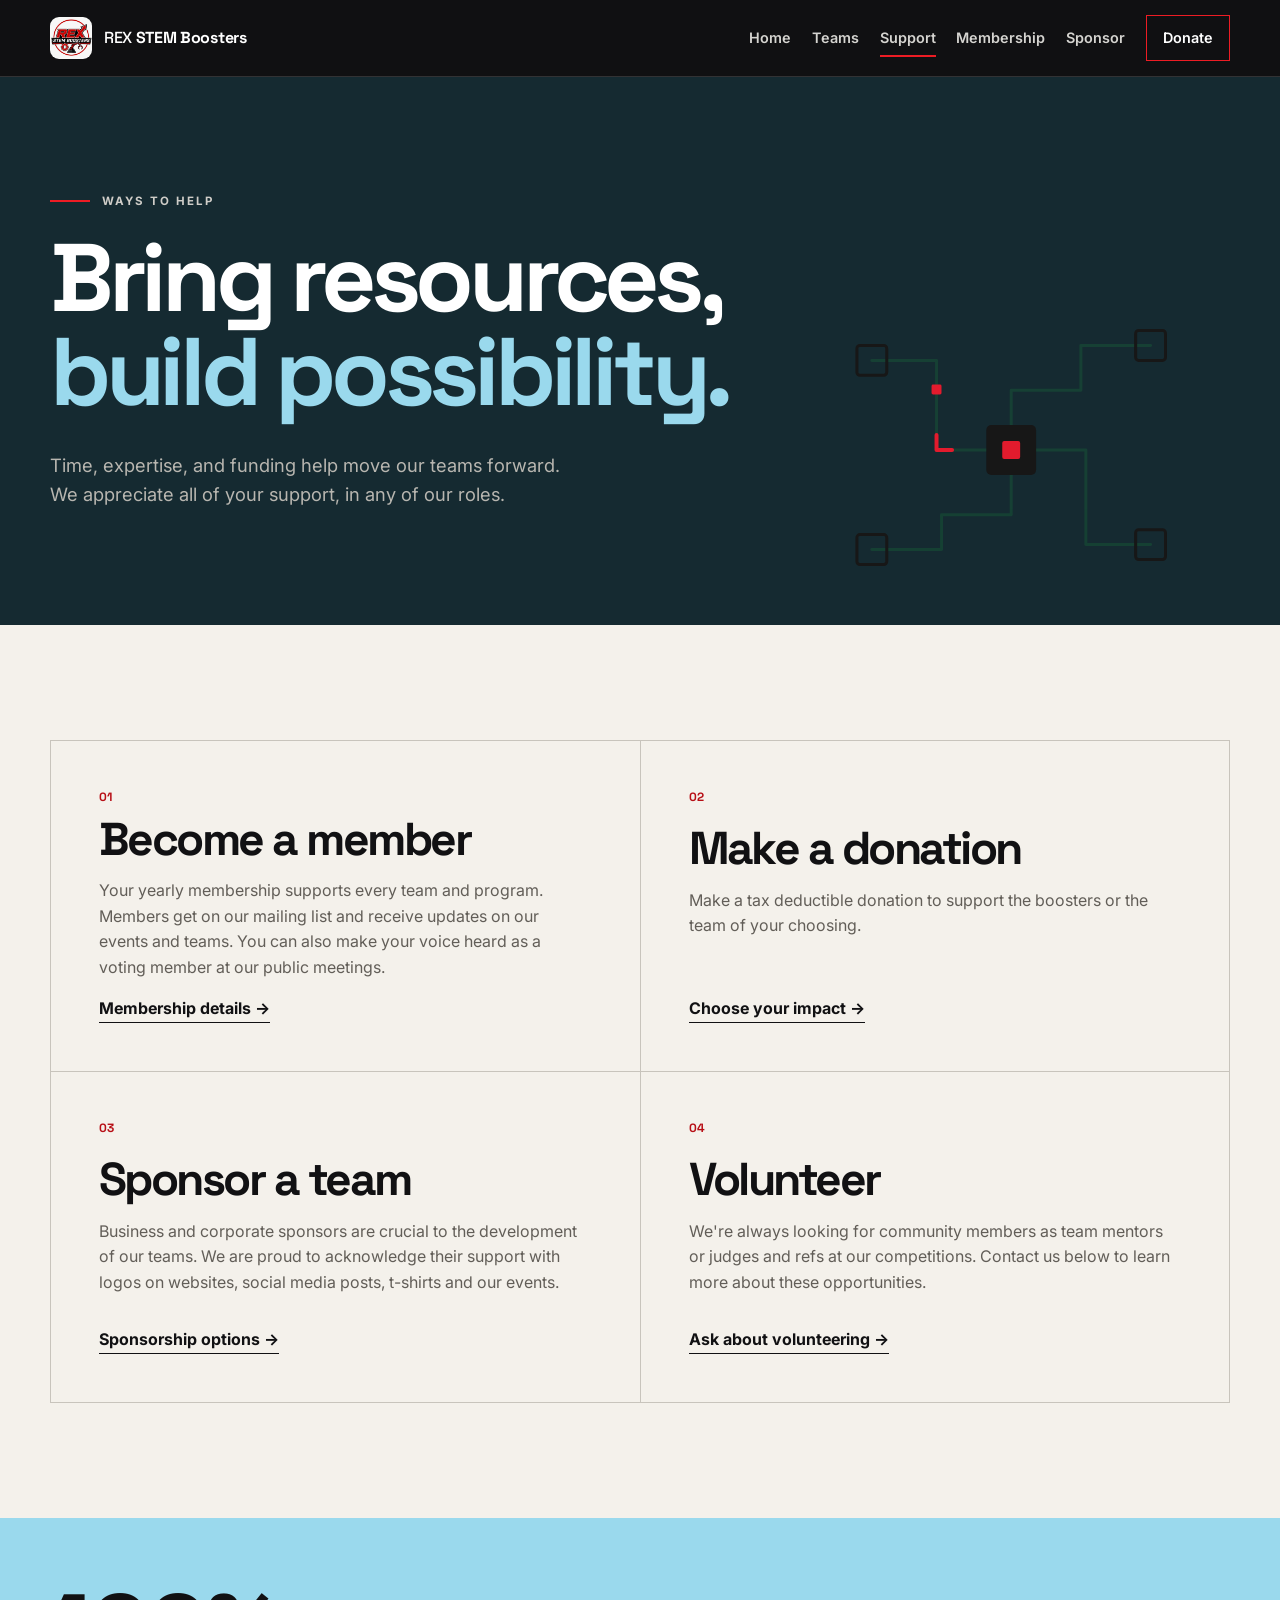
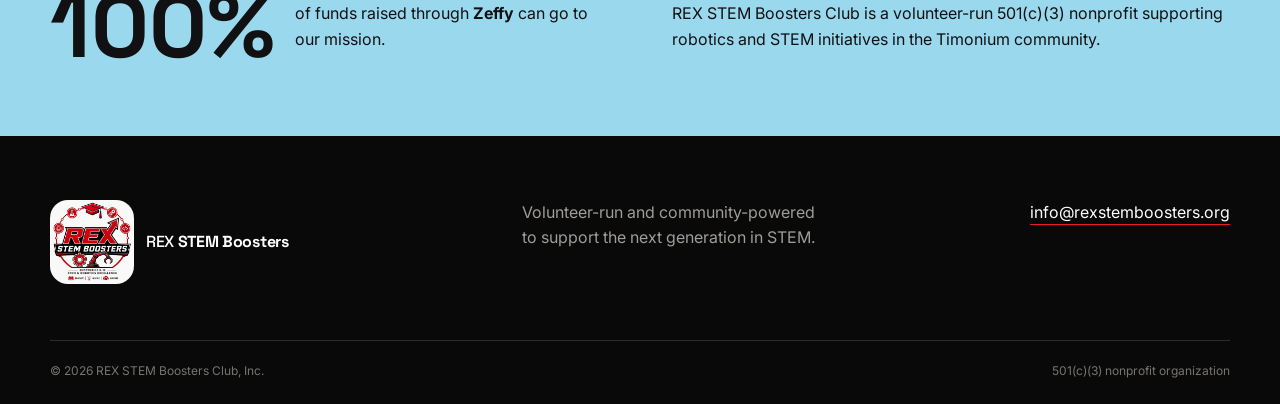
<file: support.html>
<!doctype html>
<html lang="en"><head><meta charset="utf-8"><meta name="viewport" content="width=device-width, initial-scale=1"><meta name="description" content="Join, donate, sponsor, or volunteer with REX STEM Boosters."><title>Ways to Help | REX STEM Boosters</title><link rel="preconnect" href="https://fonts.googleapis.com"><link rel="preconnect" href="https://fonts.gstatic.com" crossorigin><link href="https://fonts.googleapis.com/css2?family=Inter:wght@400;500;600;700&family=Space+Grotesk:wght@500;600;700&display=swap" rel="stylesheet"><link rel="icon" type="image/svg+xml" href="data:image/svg+xml,%3Csvg xmlns='http://www.w3.org/2000/svg' viewBox='0 0 64 64'%3E%3Crect width='64' height='64' rx='12' fill='%23111113'/%3E%3Cpath d='M28 8h8l2 7 6 3 7-2 4 7-5 5v8l5 5-4 7-7-2-6 3-2 7h-8l-2-7-6-3-7 2-4-7 5-5v-8l-5-5 4-7 7 2 6-3 2-7Zm4 15a9 9 0 1 0 0 18 9 9 0 0 0 0-18Z' fill='%23ed1c24'/%3E%3C/svg%3E"><link rel="stylesheet" href="assets/styles.css"><script src="assets/main.js" defer></script></head>
<body><a class="skip-link" href="#main">Skip to content</a><header class="site-header"><div class="shell header-inner"><a class="brand header" href="index.html"><img src="assets/images/logo-simple.png" alt="" width="42" height="42"><span>REX <b>STEM Boosters</b></span></a><button class="menu-toggle" type="button" aria-expanded="false" aria-controls="site-nav"><span></span><span></span><span></span><span class="sr-only">Open menu</span></button><nav id="site-nav" class="site-nav"><a href="index.html">Home</a><a href="teams.html">Teams</a><a class="active" href="support.html">Support</a><a href="membership.html">Membership</a><a href="sponsor.html">Sponsor</a><a class="nav-cta" href="donate.html">Donate</a></nav></div></header>
<main id="main"><section class="page-hero page-hero-blue"><div class="shell"><p class="eyebrow"><span></span> Ways To Help</p>
  <h1>Bring resources,<br><em>build possibility.</em></h1>
  <p>Time, expertise, and funding help move our teams forward.<br>We appreciate all of your support, in any of our roles.</p></div></section>
<section class="support-options band band-light">
<div class="help-network" aria-hidden="true">
  <svg
    viewBox="0 0 360 320"
    xmlns="http://www.w3.org/2000/svg"
  >
    <defs>
      <!--
        Visible routes stop at the outside edge of the controller.
      -->

      <path
        id="help-track-1"
        pathLength="100"
        d="M40 70 H105 V160 H155"
      />

      <path
        id="help-track-2"
        pathLength="100"
        d="M320 55 H250 V100 H180 V135"
      />

      <path
        id="help-track-3"
        pathLength="100"
        d="M320 255 H255 V160 H205"
      />

      <path
        id="help-track-4"
        pathLength="100"
        d="M40 260 H110 V225 H180 V185"
      />

      <!--
        The moving squares continue beyond the visible routes and
        enter the exact center of the controller.
      -->

      <path
        id="help-motion-1"
        d="M40 70 H105 V160 H180"
      />

      <path
        id="help-motion-2"
        d="M320 55 H250 V100 H180 V160"
      />

      <path
        id="help-motion-3"
        d="M320 255 H255 V160 H180"
      />

      <path
        id="help-motion-4"
        d="M40 260 H110 V225 H180 V160"
      />
    </defs>

    <!-- Permanent background routes -->

    <g class="help-network__tracks">
      <use href="#help-track-1" />
      <use href="#help-track-2" />
      <use href="#help-track-3" />
      <use href="#help-track-4" />
    </g>

    <!-- Outer nodes -->

    <g class="help-network__nodes">
      <rect x="25" y="55" width="30" height="30" rx="3" />
      <rect x="305" y="40" width="30" height="30" rx="3" />
      <rect x="305" y="240" width="30" height="30" rx="3" />
      <rect x="25" y="245" width="30" height="30" rx="3" />
    </g>

    <!-- Central controller -->

    <rect
      class="help-network__controller"
      x="155"
      y="135"
      width="50"
      height="50"
      rx="5"
    />

    <!--
      The group places the local origin at the controller center.
      This lets the red core grow without shifting position.
    -->

    <g transform="translate(180 160)">
      <rect
        class="help-network__core"
        x="-9"
        y="-9"
        width="18"
        height="18"
        rx="2"
      >
        <!--
          Pulses occur when the four squares arrive:
          2.4s, 5.4s, 8.4s, and 11.4s.
        -->

        <animateTransform
          attributeName="transform"
          type="scale"
          dur="12s"
          repeatCount="indefinite"
          calcMode="linear"
          keyTimes="
            0;
            0.18;
            0.20;
            0.23;
            0.43;
            0.45;
            0.48;
            0.68;
            0.70;
            0.73;
            0.93;
            0.95;
            0.98;
            1
          "
          values="
            1;
            1;
            1.5;
            1;
            1;
            1.5;
            1;
            1;
            1.5;
            1;
            1;
            1.5;
            1;
            1
          "
        />
      </rect>
    </g>

    <!-- Short moving red line segments -->

    <g class="help-network__segments">
      <!-- Segment 1 -->

      <use
        href="#help-track-1"
        stroke-dasharray="15 85"
        stroke-dashoffset="0"
        opacity="0"
      >
        <animate
          attributeName="stroke-dashoffset"
          begin="0s"
          dur="12s"
          repeatCount="indefinite"
          calcMode="spline"
          keyTimes="0;0.1583;0.17;1"
          values="0;-85;-85;0"
          keySplines="
            0.45 0 0.55 1;
            0 0 1 1;
            0 0 1 1
          "
        />

        <animate
          attributeName="opacity"
          begin="0s"
          dur="12s"
          repeatCount="indefinite"
          keyTimes="0;0.005;0.145;0.1583;1"
          values="0;1;1;0;0"
        />
      </use>

      <!-- Segment 2 -->

      <use
        href="#help-track-2"
        stroke-dasharray="15 85"
        stroke-dashoffset="0"
        opacity="0"
      >
        <animate
          attributeName="stroke-dashoffset"
          begin="3s"
          dur="12s"
          repeatCount="indefinite"
          calcMode="spline"
          keyTimes="0;0.1583;0.17;1"
          values="0;-85;-85;0"
          keySplines="
            0.45 0 0.55 1;
            0 0 1 1;
            0 0 1 1
          "
        />

        <animate
          attributeName="opacity"
          begin="3s"
          dur="12s"
          repeatCount="indefinite"
          keyTimes="0;0.005;0.145;0.1583;1"
          values="0;1;1;0;0"
        />
      </use>

      <!-- Segment 3 -->

      <use
        href="#help-track-3"
        stroke-dasharray="15 85"
        stroke-dashoffset="0"
        opacity="0"
      >
        <animate
          attributeName="stroke-dashoffset"
          begin="6s"
          dur="12s"
          repeatCount="indefinite"
          calcMode="spline"
          keyTimes="0;0.1583;0.17;1"
          values="0;-85;-85;0"
          keySplines="
            0.45 0 0.55 1;
            0 0 1 1;
            0 0 1 1
          "
        />

        <animate
          attributeName="opacity"
          begin="6s"
          dur="12s"
          repeatCount="indefinite"
          keyTimes="0;0.005;0.145;0.1583;1"
          values="0;1;1;0;0"
        />
      </use>

      <!-- Segment 4 -->

      <use
        href="#help-track-4"
        stroke-dasharray="15 85"
        stroke-dashoffset="0"
        opacity="0"
      >
        <animate
          attributeName="stroke-dashoffset"
          begin="9s"
          dur="12s"
          repeatCount="indefinite"
          calcMode="spline"
          keyTimes="0;0.1583;0.17;1"
          values="0;-85;-85;0"
          keySplines="
            0.45 0 0.55 1;
            0 0 1 1;
            0 0 1 1
          "
        />

        <animate
          attributeName="opacity"
          begin="9s"
          dur="12s"
          repeatCount="indefinite"
          keyTimes="0;0.005;0.145;0.1583;1"
          values="0;1;1;0;0"
        />
      </use>
    </g>

    <!-- Independently moving signal squares -->

    <g class="help-network__travelers">
      <!-- Square 1 -->

      <rect
        class="help-network__traveler"
        x="-5"
        y="-5"
        width="10"
        height="10"
        rx="1.5"
        opacity="0"
      >
        <animateMotion
          begin="0s"
          dur="12s"
          repeatCount="indefinite"
          calcMode="spline"
          keyTimes="0;0.0333;0.20;1"
          keyPoints="0;0;1;1"
          keySplines="
            0 0 1 1;
            0.45 0 0.55 1;
            0 0 1 1
          "
        >
          <mpath href="#help-motion-1" />
        </animateMotion>

        <animate
          attributeName="opacity"
          begin="0s"
          dur="12s"
          repeatCount="indefinite"
          keyTimes="0;0.032;0.034;0.20;0.23;1"
          values="0;0;1;1;0;0"
        />
      </rect>

      <!-- Square 2 -->

      <rect
        class="help-network__traveler"
        x="-5"
        y="-5"
        width="10"
        height="10"
        rx="1.5"
        opacity="0"
      >
        <animateMotion
          begin="3s"
          dur="12s"
          repeatCount="indefinite"
          calcMode="spline"
          keyTimes="0;0.0333;0.20;1"
          keyPoints="0;0;1;1"
          keySplines="
            0 0 1 1;
            0.45 0 0.55 1;
            0 0 1 1
          "
        >
          <mpath href="#help-motion-2" />
        </animateMotion>

        <animate
          attributeName="opacity"
          begin="3s"
          dur="12s"
          repeatCount="indefinite"
          keyTimes="0;0.032;0.034;0.20;0.23;1"
          values="0;0;1;1;0;0"
        />
      </rect>

      <!-- Square 3 -->

      <rect
        class="help-network__traveler"
        x="-5"
        y="-5"
        width="10"
        height="10"
        rx="1.5"
        opacity="0"
      >
        <animateMotion
          begin="6s"
          dur="12s"
          repeatCount="indefinite"
          calcMode="spline"
          keyTimes="0;0.0333;0.20;1"
          keyPoints="0;0;1;1"
          keySplines="
            0 0 1 1;
            0.45 0 0.55 1;
            0 0 1 1
          "
        >
          <mpath href="#help-motion-3" />
        </animateMotion>

        <animate
          attributeName="opacity"
          begin="6s"
          dur="12s"
          repeatCount="indefinite"
          keyTimes="0;0.032;0.034;0.20;0.23;1"
          values="0;0;1;1;0;0"
        />
      </rect>

      <!-- Square 4 -->

      <rect
        class="help-network__traveler"
        x="-5"
        y="-5"
        width="10"
        height="10"
        rx="1.5"
        opacity="0"
      >
        <animateMotion
          begin="9s"
          dur="12s"
          repeatCount="indefinite"
          calcMode="spline"
          keyTimes="0;0.0333;0.20;1"
          keyPoints="0;0;1;1"
          keySplines="
            0 0 1 1;
            0.45 0 0.55 1;
            0 0 1 1
          "
        >
          <mpath href="#help-motion-4" />
        </animateMotion>

        <animate
          attributeName="opacity"
          begin="9s"
          dur="12s"
          repeatCount="indefinite"
          keyTimes="0;0.032;0.034;0.20;0.23;1"
          values="0;0;1;1;0;0"
        />
      </rect>
    </g>
  </svg>
</div>

  <div class="shell option-grid">
    <article class="option-card"><span>01</span><h2>Become a member</h2><p>Your yearly membership supports every team and program. Members get on our mailing list and receive updates on our events and teams. You can also make your voice heard as a voting member at our public meetings.</p>
      <a href="membership.html" class="membership-tile-link">Membership details →</a></article>
    <article class="option-card"><span>02</span><h2>Make a donation</h2><p>Make a tax deductible donation to support the boosters or the team of your choosing.<br><br></p><a href="donate.html">Choose your impact →</a></article>
    <article class="option-card"><span>03</span><h2>Sponsor a team</h2><p>Business and corporate sponsors are crucial to the development of our teams.  We are proud to acknowledge their support with logos on websites, social media posts, t-shirts and our events.</p><a href="sponsor.html">Sponsorship options →</a></article>
    <article class="option-card" id="volunteer"><span>04</span><h2>Volunteer</h2><p>We're always looking for community members as team mentors or judges and refs at our competitions.  Contact us below to learn more about these opportunities.</p><a href="mailto:info@rexstemboosters.org?subject=Volunteer%20with%20REX%20STEM%20Boosters">Ask about volunteering →</a></article>
  </div>
</section>
<section class="trust-strip"><div class="shell"><div><strong>100%</strong><p>of funds raised through <b>Zeffy</b> can go to our mission.</p></div><p>REX STEM Boosters Club is a volunteer-run 501(c)(3) nonprofit supporting robotics and STEM initiatives in the Timonium community.</p></div></section></main>
<footer class="site-footer"><div class="shell footer-main"><a class="brand footer" href="index.html"><img src="assets/images/logo.png" alt="" width="42" height="42"><span>REX <b>STEM Boosters</b></span></a><p>Volunteer-run and community-powered<br>to support the next generation in STEM.</p><a href="mailto:info@rexstemboosters.org">info@rexstemboosters.org</a></div><div class="shell footer-bottom"><span>© <span data-year></span> REX STEM Boosters Club, Inc.</span><span>501(c)(3) nonprofit organization</span></div></footer></body></html>
</file>
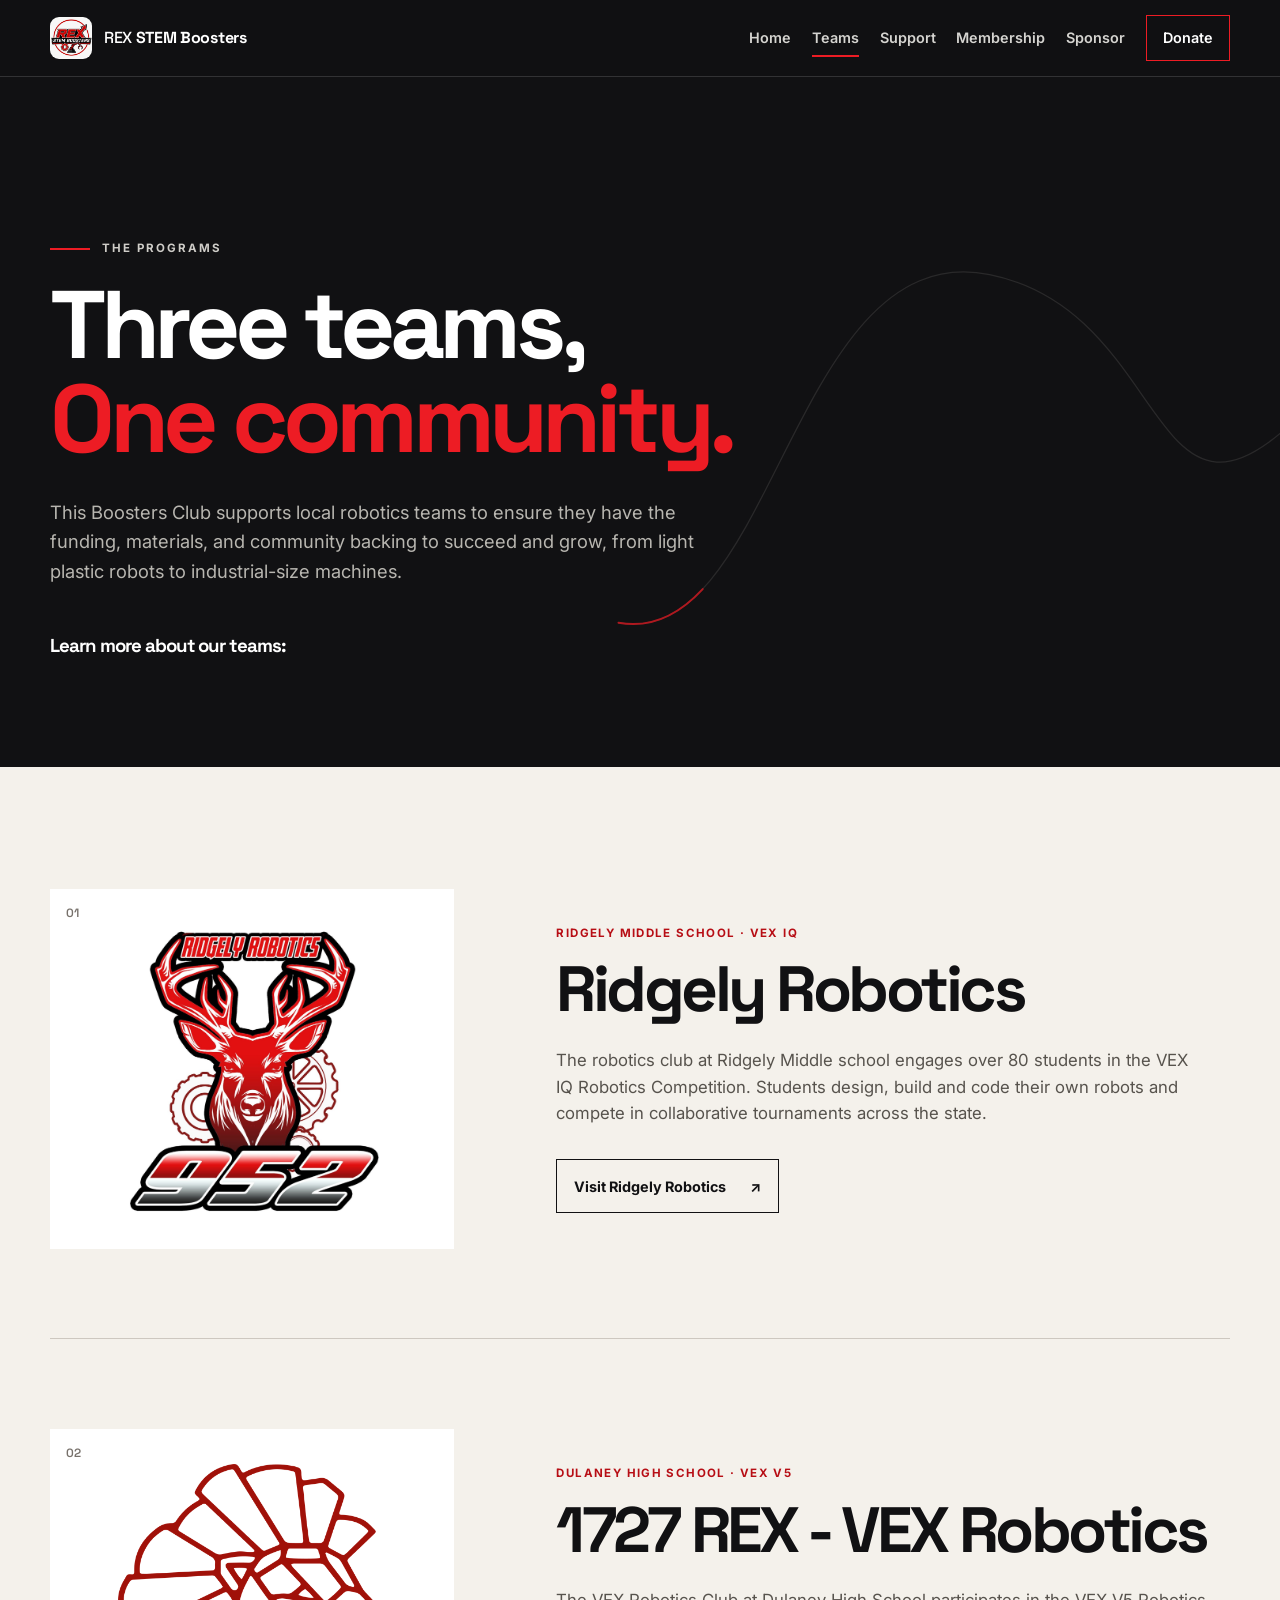
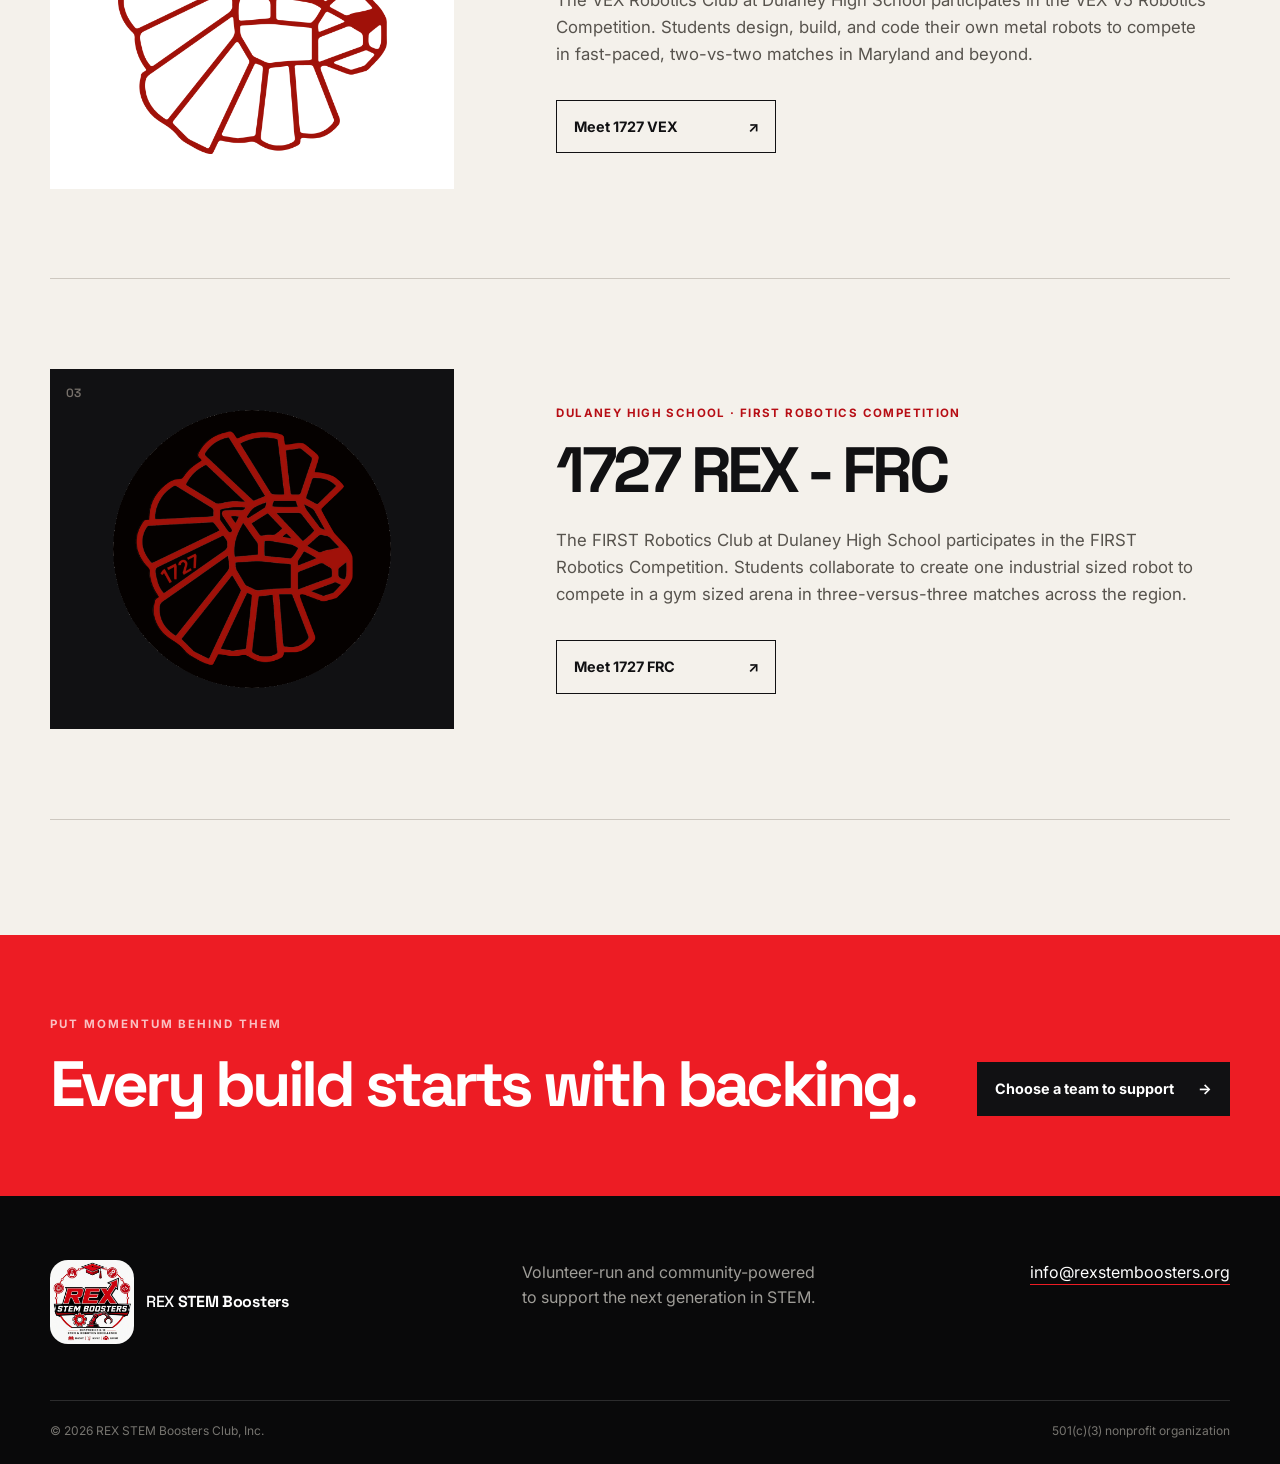
<file: teams.html>
<!doctype html>
<html lang="en">
<head>
  <meta charset="utf-8"><meta name="viewport" content="width=device-width, initial-scale=1">
  <meta name="description" content="Meet the middle and high school robotics programs supported by REX STEM Boosters.">
  <title>Our Teams | REX STEM Boosters</title>
  <link rel="preconnect" href="https://fonts.googleapis.com"><link rel="preconnect" href="https://fonts.gstatic.com" crossorigin>
  <link href="https://fonts.googleapis.com/css2?family=Inter:wght@400;500;600;700&family=Space+Grotesk:wght@500;600;700&display=swap" rel="stylesheet">
  <link rel="icon" type="image/svg+xml" href="data:image/svg+xml,%3Csvg xmlns='http://www.w3.org/2000/svg' viewBox='0 0 64 64'%3E%3Crect width='64' height='64' rx='12' fill='%23111113'/%3E%3Cpath d='M28 8h8l2 7 6 3 7-2 4 7-5 5v8l5 5-4 7-7-2-6 3-2 7h-8l-2-7-6-3-7 2-4-7 5-5v-8l-5-5 4-7 7 2 6-3 2-7Zm4 15a9 9 0 1 0 0 18 9 9 0 0 0 0-18Z' fill='%23ed1c24'/%3E%3C/svg%3E">
  <link rel="stylesheet" href="assets/styles.css"><script src="assets/main.js" defer></script>
</head>
<body><a class="skip-link" href="#main">Skip to content</a>
  <header class="site-header"><div class="shell header-inner"><a class="brand header" href="index.html"><img src="assets/images/logo-simple.png" alt="" width="42" height="42"><span>REX <b>STEM Boosters</b></span></a><button class="menu-toggle" type="button" aria-expanded="false" aria-controls="site-nav"><span></span><span></span><span></span><span class="sr-only">Open menu</span></button><nav id="site-nav" class="site-nav" aria-label="Primary navigation"><a href="index.html">Home</a><a class="active" href="teams.html">Teams</a><a href="support.html">Support</a><a href="membership.html">Membership</a><a href="sponsor.html">Sponsor</a><a class="nav-cta" href="donate.html">Donate</a></nav></div></header>
  <main id="main">
    <section class="page-hero team-page-hero">
      <div class="ambient-curve" aria-hidden="true">
        <svg viewBox="0 0 900 520" preserveAspectRatio="none">
          <path class="path-guide" d="M20 430 C210 455 230 90 470 125 S655 420 900 205" />
          <path class="path-motion" d="M20 430 C210 455 230 90 470 125 S655 420 900 205" />
        </svg>
      </div>
      <div class="shell team-hero-copy"><p class="eyebrow"><span></span> The programs</p>
        <h1>Three teams,<br><em>One community.</em></h1>
        <p class="second-last-child-p-custom">This Boosters Club supports local robotics teams to ensure they have the funding, materials, and community backing to succeed and grow, from light plastic robots to industrial-size machines.</p>
        <br><br>
        <h3>Learn more about our teams:<h3>
      </div>
    </section>
    <section class="program-list band band-light">
      <article class="shell program-row"><div class="program-mark"><span>01</span><img src="assets/images/ridgely-robotics.jpg" alt="Ridgely Robotics logo"></div><div class="program-copy"><p class="program-meta">Ridgely Middle School · VEX IQ</p>
        <h2>Ridgely Robotics</h2>
        <p>The robotics club at Ridgely Middle school engages over 80 students in the VEX IQ Robotics Competition.  Students design, build and code their own robots and compete in collaborative tournaments across the state.</p>
        <a class="button button-ink" href="https://ridgelyrobotics.wixsite.com/mysite" target="_blank" rel="noopener">Visit Ridgely Robotics <span>↗</span></a>
      </div></article>
      <article class="shell program-row"><div class="program-mark"><span>02</span><img src="assets/images/dulaney-vex.png" alt="Dulaney VEX Robotics lion logo"></div><div class="program-copy"><p class="program-meta">Dulaney High School · VEX V5</p>
        <h2>1727 REX - VEX Robotics</h2>
        <p>The VEX Robotics Club at Dulaney High School participates in the VEX V5 Robotics Competition.  Students design, build, and code their own metal robots to compete in fast-paced, two-vs-two matches in Maryland and beyond.</p>
        <a class="button button-ink" href="https://team1727.org/about-vex" target="_blank" rel="noopener">Meet 1727 VEX<span>↗</span></a>
      </div></article>
      <article class="shell program-row"><div class="program-mark program-mark-dark"><span>03</span><img src="assets/images/dulaney-frc.png" alt="Dulaney FIRST Robotics lion logo"></div><div class="program-copy"><p class="program-meta">Dulaney High School · FIRST Robotics Competition</p>
        <h2>1727 REX - FRC</h2>
        <p>The FIRST Robotics Club at Dulaney High School participates in the FIRST Robotics Competition. Students collaborate to create one industrial sized robot to compete in a gym sized arena in three-versus-three matches across the region.</p>
        <a class="button button-ink" href="https://team1727.org/our-team" target="_blank" rel="noopener">Meet 1727 FRC <span>↗</span></a>
      </div></article>
    </section>
    <section class="cta-block"><div class="shell cta-inner"><div><p class="section-label">Put momentum behind them</p><h2>Every build starts with backing.</h2></div><a class="button button-primary" href="donate.html">Choose a team to support <span>→</span></a></div></section>
  </main>
  <footer class="site-footer"><div class="shell footer-main"><a class="brand footer" href="index.html"><img src="assets/images/logo.png" alt="" width="42" height="42"><span>REX <b>STEM Boosters</b></span></a><p>Volunteer-run and community-powered<br>to support the next generation in STEM.</p><a href="mailto:info@rexstemboosters.org">info@rexstemboosters.org</a></div><div class="shell footer-bottom"><span>© <span data-year></span> REX STEM Boosters Club, Inc.</span><span>501(c)(3) nonprofit organization</span></div></footer>
</body></html>
</file>
<file: assets/styles.css>
:root {
  --ink: #111113;
  --ink-soft: #1a1a1d;
  --paper: #f4f1eb;
  --logo-color: #f9f9f9;
  --white: #fff;
  --red: #ed1c24;
  --red-dark: #b70e15;
  --blue: #9ad9ed;
  --muted: #a9a7a2;
  --line: rgba(255, 255, 255, .14);
  --radius: 1.25rem;
  --shell: min(1180px, calc(100% - 40px));
}

* { box-sizing: border-box; }
html { scroll-behavior: smooth; }
body { margin: 0; background: var(--ink); color: var(--white); font-family: Inter, sans-serif; line-height: 1.6; }
body.menu-open { overflow: hidden; }
img { display: block; max-width: 100%; }
a { color: inherit; }
.shell { width: var(--shell); margin-inline: auto; }
.sr-only { position: absolute; width: 1px; height: 1px; padding: 0; margin: -1px; overflow: hidden; clip: rect(0,0,0,0); white-space: nowrap; border: 0; }
.skip-link { position: fixed; z-index: 100; top: 10px; left: 10px; transform: translateY(-150%); padding: .75rem 1rem; background: var(--white); color: var(--ink); }
.skip-link:focus { transform: none; }

.site-header { position: sticky; z-index: 50; top: 0; background: rgba(17,17,19,.9); border-bottom: 1px solid var(--line); backdrop-filter: blur(16px); }
.header-inner { min-height: 76px; display: flex; align-items: center; justify-content: space-between; gap: 2rem; }
.brand { display: inline-flex; align-items: center; gap: .75rem; text-decoration: none; font-family: "Space Grotesk", sans-serif; letter-spacing: -.02em; }
.brand.header img { width: 42px; height: 42px; border-radius: 9px; }
.brand.footer img { width: 84px; height: 84px; border-radius: 18px; }
.brand span { font-size: 1rem; font-weight: 500; }
.brand b { font-weight: 700; }
.site-nav { display: flex; align-items: center; gap: 1.3rem; }
.site-nav a { position: relative; padding-block: .45rem; color: #d5d4d0; text-decoration: none; font-size: .9rem; font-weight: 600; }
.site-nav a:not(.nav-cta)::after { content: ""; position: absolute; left: 0; right: 100%; bottom: 0; height: 2px; background: var(--red); transition: right .2s ease; }
.site-nav a:hover::after, .site-nav a.active::after { right: 0; }
.nav-cta { padding: .65rem 1rem !important; border: 1px solid var(--red); color: var(--white) !important; }
.nav-cta:hover { background: var(--red); }
.menu-toggle { display: none; border: 0; background: none; color: inherit; }

.hero { position: relative; overflow: hidden; padding: clamp(5rem, 9vw, 8.5rem) 0 clamp(4rem, 8vw, 7rem); }
.hero::before { content: ""; position: absolute; inset: auto 8% 0; height: 1px; background: var(--red); opacity: .5; }
.hero-grid { display: grid; grid-template-columns: minmax(0, 1.15fr) minmax(340px, .85fr); gap: clamp(3rem, 7vw, 7rem); align-items: center; }
.eyebrow, .section-label { margin: 0 0 1.25rem; text-transform: uppercase; letter-spacing: .17em; font-size: .72rem; font-weight: 700; }
.eyebrow { color: #cfcdc8; display: flex; align-items: center; gap: .75rem; }
.eyebrow span { width: 2.5rem; height: 2px; background: var(--red); }
h1, h2, h3 { margin: 0; font-family: "Space Grotesk", sans-serif; line-height: .98; letter-spacing: -.055em; }
h1 { max-width: 820px; font-size: clamp(3.6rem, 7.5vw, 7rem); }
h1 em { color: var(--red); font-style: normal; }
.hero-lede { max-width: 680px; margin: 2rem 0 0; color: #c6c5c0; font-size: clamp(1rem, 1.35vw, 1.18rem); }
.button-row { display: flex; flex-wrap: wrap; gap: .8rem; margin-top: 2.3rem; }
.button { display: inline-flex; align-items: center; justify-content: space-between; gap: 1.5rem; min-width: 190px; padding: .9rem 1.05rem; border: 1px solid transparent; text-decoration: none; font-size: .9rem; font-weight: 700; transition: transform .2s, background .2s, border-color .2s; }
.button:hover { transform: translateY(-2px); }
.button-primary { background: var(--red); }
.button-primary:hover { background: #ff343b; }
.button-ghost { border-color: #4a494b; }
.button-ghost:hover { border-color: var(--white); }
.button-ghost-2 { border-color: #4a494b; min-width: 150px; border-width: 1.5px; }
.button-ghost-2:hover {
  border-color: transparent;
  background:
    linear-gradient(var(--ink), var(--ink)) padding-box,
    linear-gradient(
      45deg,
      #feda75,
      #fa7e1e,
      #d62976,
      #962fbf,
      #4f5bd5
    ) border-box;
  }

.hero-visual { position: relative; min-height: 470px; display: grid; place-items: center; }
.visual-card { position: relative; z-index: 2; width: min(70%, 330px); aspect-ratio: 1; padding: 2rem; background: var(--logo-color); border: 1px solid #3a3a3d; transform: rotate(3deg); box-shadow: 18px 18px 0 var(--red); }
.visual-card img { width: 100%; height: 100%; object-fit: contain; }
.orbit { position: absolute; border: 1px solid rgba(154,217,237,.4); border-radius: 50%; }
.orbit-one { width: 90%; aspect-ratio: 1; }
.orbit-two { width: 64%; aspect-ratio: 1; border-style: dashed; animation: spin 30s linear infinite; }
.data-tag { position: absolute; z-index: 3; display: flex; align-items: baseline; gap: .55rem; padding: .75rem .9rem; background: var(--blue); color: var(--ink); box-shadow: 6px 6px 0 #000; }
.data-tag strong { font-family: "Space Grotesk"; font-size: 1.45rem; line-height: 1; }
.data-tag span { font-size: .7rem; font-weight: 700; text-transform: uppercase; letter-spacing: .08em; }
.tag-one { top: 12%; left: 0; transform: rotate(-3deg); }
.tag-two { right: -2%; bottom: 12%; transform: rotate(2deg); }
@keyframes spin { to { transform: rotate(360deg); } }

.mission {
  position: relative;
  overflow: hidden;
}

.mission .split-heading {
  position: relative;
  z-index: 2;
}

.mission-route {
  position: absolute;
  z-index: 1;
  top: 0;
  bottom: 0;
  left: 0;
  width: min(17vw, 220px);
  min-width: 150px;
  pointer-events: none;
  opacity: 0.62;
}

.mission-route svg {
  width: 100%;
  height: 100%;
  overflow: visible;
}

.mission-path {
  fill: none;
  stroke: rgba(17, 17, 19, 0.9);
  stroke-width: 1.5;
  stroke-linecap: round;
  stroke-dasharray: 3 9;
  vector-effect: non-scaling-stroke;
}

.mission-robot {
  fill: #111113;
}

@media (max-width: 1050px) {
  .mission-route {
    display: none;
  }
}

@media (max-width: 700px) {
  .mission-route {
    display: none;
  }
}

@media (prefers-reduced-motion: reduce) {
  .mission-robot {
    display: none;
  }
}

.band { padding: clamp(5rem, 9vw, 8rem) 0; }
.mission { background: var(--red); }
.split-heading { display: grid; grid-template-columns: 1fr 3fr; gap: 3rem; }
.section-label { color: rgba(255,255,255,.72); }
.split-heading h2, .section-intro h2 { font-size: clamp(2.7rem, 5vw, 5rem); }
.split-heading h2 span { color: #390206; }
.split-heading p:last-child { max-width: 720px; margin: 2rem 0 0; font-size: clamp(1rem, 1.5vw, 1.2rem); }
.location-band { padding: clamp(3.75rem, 7vw, 6rem) 0; background: #ded9d0; color: var(--ink); border-bottom: 1px solid #c7c1b8; }
.location-layout { display: grid; grid-template-columns: .85fr 1.15fr; gap: clamp(3rem, 8vw, 8rem); align-items: end; }
.location-layout h2 { font-size: clamp(2.5rem, 4.5vw, 4.25rem); }
.school-list { border-top: 1px solid #9f9990; }
.school-list > div { display: grid; grid-template-columns: .65fr 1.35fr; gap: .25rem 1.5rem; padding: 1.35rem 0; border-bottom: 1px solid #b9b3aa; }
.school-list span { grid-row: 1 / 3; color: #706b65; text-transform: uppercase; font-size: .72rem; font-weight: 700; letter-spacing: .1em; }
.school-list strong { font: 600 1.2rem "Space Grotesk"; }
.school-list small { color: #706b65; font-size: .82rem; }
.band-light { background: var(--paper); color: var(--ink); }
.section-label.dark { color: #65615c; }
.section-intro { display: flex; justify-content: space-between; align-items: end; gap: 2rem; margin-bottom: 3rem; }
.text-link { padding-bottom: .25rem; border-bottom: 1px solid var(--ink); text-decoration: none; font-weight: 700; }
.team-grid { display: grid; grid-template-columns: repeat(3, 1fr); gap: 1rem; }
.team-card { position: relative; min-height: 390px; display: flex; flex-direction: column; justify-content: space-between; padding: 1.25rem; background: var(--white); border: 1px solid #dedad3; }
.team-card img { align-self: center; width: min(72%, 240px); height: 230px; object-fit: contain; mix-blend-mode: multiply; }
.team-card-dark { background: var(--ink-soft); color: var(--white); border-color: var(--ink-soft); }
.team-card-dark img { mix-blend-mode: normal; }
.team-number { color: #817d77; font: 600 .75rem "Space Grotesk"; }
.team-card p { margin: 0 0 .35rem; color: #817d77; font-size: .74rem; font-weight: 700; text-transform: uppercase; letter-spacing: .1em; }
.team-card h3 { font-size: 1.55rem; letter-spacing: -.04em; }

.impact-band { padding: clamp(5rem, 9vw, 8rem) 0; background: var(--ink); }
.impact-grid { display: grid; grid-template-columns: .65fr 1.35fr; gap: 3rem; }
.impact-grid > h2 { max-width: 780px; font-size: clamp(2.8rem, 5.2vw, 5.2rem); }
.impact-actions { grid-column: 2; border-top: 1px solid var(--line); }
.impact-actions a { display: grid; grid-template-columns: 1fr 2fr auto; align-items: center; gap: 1rem; padding: 1.3rem 0; border-bottom: 1px solid var(--line); text-decoration: none; }
.impact-actions span { font: 600 1.25rem "Space Grotesk"; }
.impact-actions small { color: #999791; }
.impact-actions b { color: var(--red); font-size: 1.3rem; transition: transform .2s; }
.impact-actions a:hover b { transform: translateX(5px); }
.meeting-strip { padding: 1.25rem 0; background: var(--blue); color: var(--ink); }
.meeting-inner { display: flex; align-items: center; justify-content: space-between; gap: 2rem; }
.meeting-inner p { display: flex; align-items: baseline; gap: 1rem; margin: 0; }
.meeting-inner p span { text-transform: uppercase; font-size: .7rem; font-weight: 700; letter-spacing: .1em; }
.meeting-inner a { white-space: nowrap; font-weight: 700; text-underline-offset: .25rem; }

/* Header containing the animation */

.support-header {
  position: relative;
  min-height: 430px;
  overflow: hidden;
}

.support-header__content {
  position: relative;
  z-index: 2;
  max-width: 620px;
}

/* Animation placement and colors */

.help-network {
  --network-source: #171717;
  --network-line: #175737;
  --network-accent: #e21b2d;

  position: absolute;
  top: 50%;
  right: clamp(35px, 7vw, 120px);
  width: clamp(270px, 28vw, 390px);
  transform: translateY(-50%);
  pointer-events: none;
}

.help-network svg {
  display: block;
  width: 100%;
  height: auto;
  overflow: visible;
}

/* Permanent background routes */

.help-network__tracks {
  fill: none;
  stroke: var(--network-line);
  stroke-width: 3;
  stroke-linecap: round;
  stroke-linejoin: round;
  opacity: 0.5;
}

/* Outer nodes */

.help-network__nodes {
  fill: transparent;
  stroke: var(--network-source);
  stroke-width: 3;
}

/* Black central controller */

.help-network__controller {
  fill: var(--network-source);
}

/* Single central red square */

.help-network__core {
  fill: var(--network-accent);
}

/* Independent short red signal segments */

.help-network__segments {
  fill: none;
  stroke: var(--network-accent);
  stroke-width: 4;
  stroke-linecap: round;
  stroke-linejoin: round;
}

/* Independent moving squares */

.help-network__traveler {
  fill: var(--network-accent);
}

/* Responsive sizing */

@media (max-width: 1050px) {
  .support-header__content {
    max-width: 56%;
  }

  .help-network {
    width: 290px;
    right: 25px;
  }
}

@media (max-width: 760px) {
  .support-header__content {
    max-width: none;
  }

  .help-network {
    display: none;
  }
}

/* Accessibility */

@media (prefers-reduced-motion: reduce) {
  .help-network {
    display: none;
  }
}

.page-hero { position: relative; overflow: hidden; padding: clamp(5rem, 9vw, 8rem) 0; background: var(--ink); }
.page-hero .shell > p:last-child, .page-hero .membership-layout > div:first-child > p:last-child { max-width: 680px; margin: 2rem 0 0; color: #b8b6b0; font-size: 1.15rem; }
.page-hero .shell .second-last-child-p-custom { max-width: 680px; margin: 2rem 0 0; color: #b8b6b0; font-size: 1.15rem; }
.team-page-hero { padding: clamp(5rem, 9vw, 8rem) 0 clamp(3rem, 5vw, 6rem) 0; min-height: min(690px, calc(100vh - 76px)); display: flex; align-items: center; }
.team-hero-copy { position: relative; z-index: 2; }
.team-hero-copy > p:last-child { max-width: 590px !important; }
.ambient-curve { position: absolute; z-index: 0; top: 8%; right: -5%; bottom: 6%; width: 58%; opacity: .72; }
.ambient-curve svg { width: 100%; height: 100%; overflow: visible; }
.path-guide, .path-motion { fill: none; vector-effect: non-scaling-stroke; }
.path-guide { stroke: rgba(244,241,235,.15); stroke-width: 1.25; }
.path-motion { stroke: var(--red); stroke-width: 2; stroke-linecap: round; stroke-dasharray: 95 1030; animation: route-drift 14s linear infinite; }
@keyframes route-drift { to { stroke-dashoffset: -1125; } }
.page-hero-blue { background: #152a31; }
.page-hero-blue h1 em { color: var(--blue); }
.program-list { padding-top: 2rem; }
.program-row { display: grid; grid-template-columns: minmax(260px, .75fr) 1.25fr; gap: clamp(3rem, 8vw, 8rem); align-items: center; padding-block: clamp(4rem, 7vw, 7rem); border-bottom: 1px solid #cdc8c0; }
.program-mark { position: relative; min-height: 360px; display: grid; place-items: center; padding: 2rem; background: var(--white); }
.program-mark img { max-width: 82%; max-height: 290px; object-fit: contain; mix-blend-mode: multiply; }
.program-mark > span { position: absolute; top: 1rem; left: 1rem; color: #77716b; font: 600 .75rem "Space Grotesk"; }
.program-mark-dark { background: var(--ink); }
.program-mark-dark img { mix-blend-mode: normal; }
.program-copy .program-meta { margin: 0 0 1rem; color: var(--red-dark); text-transform: uppercase; font-size: .72rem; font-weight: 700; letter-spacing: .12em; }
.program-copy h2 { font-size: clamp(2.6rem, 5vw, 4.7rem); }
.program-copy > p:not(.program-meta) { max-width: 650px; margin: 1.6rem 0 2rem; color: #57534d; font-size: 1.05rem; }
.button-ink { width: fit-content; min-width: 220px; border-color: var(--ink); }
.button-ink:hover { background: var(--ink); color: var(--white); }
.cta-block { padding: 5rem 0; background: var(--red); }
.cta-inner { display: flex; align-items: end; justify-content: space-between; gap: 2rem; }
.cta-inner h2 { font-size: clamp(2.5rem, 5vw, 4.5rem); }
.cta-inner .button-primary { background: var(--ink); }

.option-grid { display: grid; grid-template-columns: repeat(2, 1fr); gap: 1px; background: #c8c4bc; border: 1px solid #c8c4bc; }
.option-card { min-height: 330px; display: flex; flex-direction: column; padding: clamp(1.5rem, 4vw, 3rem); background: var(--paper); }
.option-card > span { color: var(--red-dark); font: 700 .75rem "Space Grotesk"; }
.option-card h2 { margin-top: auto; font-size: clamp(2rem, 3.6vw, 3.4rem); }
.option-card p { max-width: 540px; color: #625e58; }
.option-card a { align-self: flex-start; margin-top: 1rem; border-bottom: 1px solid var(--ink); text-decoration: none; font-weight: 700; }
.trust-strip { padding: 4rem 0; background: var(--blue); color: var(--ink); }
.trust-strip .shell { display: grid; grid-template-columns: 1fr 1fr; gap: 4rem; align-items: center; }
.trust-strip div > div { display: flex; align-items: center; gap: 1.25rem; }
.trust-strip strong { font: 700 clamp(3.5rem, 7vw, 6.5rem)/1 "Space Grotesk"; }
.trust-strip p { margin: 0; max-width: 600px; }

.membership-hero { background: #191614; }
.membership-layout { display: grid; grid-template-columns: 1.2fr .8fr; gap: 0rem; align-items: center; }
.price-card { margin-right: 4rem; padding: 2rem; background: var(--paper); color: var(--ink); box-shadow: 14px 14px 0 var(--red); transform: rotate(1deg); }
.price-card > p { margin: 0 0 1.4rem; text-transform: uppercase; font-size: .75rem; font-weight: 700; letter-spacing: .12em; }
.price-card > div { display: flex; justify-content: space-between; align-items: baseline; padding: 1.1rem 0; border-top: 1px solid #ccc6bd; }
.price-card strong { font: 700 3rem/1 "Space Grotesk"; }
.price-card span { color: #6a655e; }
.price-card .button { margin-top: 1.5rem; color: var(--white); }
.membership-details { display: grid; grid-template-columns: .9fr 1.1fr; gap: 5rem; }
.membership-details h2 { font-size: clamp(2.7rem, 5vw, 4.8rem); }
.check-list { margin: 0; padding: 0; list-style: none; }
.check-list li { display: grid; grid-template-columns: .8fr 1.2fr; gap: 1rem; padding: 1.25rem 0; border-bottom: 1px solid #ccc6bd; }
.check-list span { color: #635f58; }
.open-door { padding: 5rem 0; background: var(--red); }
.open-door h2 { font-size: clamp(4.5rem, 12vw, 10rem); }
.open-door > .shell > p:last-child { max-width: 680px; font-size: 1.2rem; }
/* Membership overview */

.membership-overview {
  background: var(--paper);
}

.membership-overview__heading {
  max-width: 860px;
  margin-bottom: clamp(3rem, 6vw, 5rem);
}

.membership-overview__heading h2 {
  max-width: 820px;
  margin-bottom: 0;
  font-size: clamp(2.7rem, 5vw, 4.8rem);
}

/* Two-column layout */

.membership-columns {
  display: grid;
  grid-template-columns: repeat(2, minmax(0, 1fr));
  border-top: 1px solid #ccc6bd;
  border-bottom: 1px solid #ccc6bd;
}

.membership-column {
  min-width: 0;
  padding: clamp(2rem, 4vw, 3.5rem) clamp(2rem, 4vw, 4rem)
    clamp(2.5rem, 5vw, 4rem) 0;
}

.membership-column--support {
  padding-right: 0;
  padding-left: clamp(2rem, 4vw, 4rem);
  border-left: 1px solid #ccc6bd;
}

/* Column headings */

.membership-column__label {
  margin: 0 0 0.75rem;
  color: var(--red);
  font-size: 0.7rem;
  font-weight: 700;
  letter-spacing: 0.14em;
  text-transform: uppercase;
}

.membership-column h3 {
  margin: 0 0 2rem;
  font: 600 clamp(1.8rem, 3vw, 2.7rem) / 1.08 "Space Grotesk",
    sans-serif;
  letter-spacing: -0.035em;
}

/* Feature lists */

.membership-feature-list {
  margin: 0;
  padding: 0;
  list-style: none;
}

.membership-feature-list li {
  display: grid;
  grid-template-columns: 12px minmax(0, 1fr);
  gap: 1rem;
  padding: 1.35rem 0;
  border-top: 1px solid #ddd8d0;
}

.membership-feature-list li:last-child {
  padding-bottom: 0;
}

.membership-feature-list__marker {
  width: 8px;
  height: 8px;
  margin-top: 0.45rem;
  background: var(--red);
  transform: rotate(45deg);
}

.membership-feature-list strong {
  display: block;
  margin-bottom: 0.4rem;
  font: 600 1.05rem/1.25 "Space Grotesk", sans-serif;
}

.membership-feature-list p {
  max-width: 470px;
  margin: 0;
  color: #635f58;
  line-height: 1.65;
}

/* Mobile layout */

@media (max-width: 760px) {
  .membership-overview__heading {
    margin-bottom: 2.5rem;
  }

  .membership-columns {
    grid-template-columns: 1fr;
  }

  .membership-column {
    padding: 2.25rem 0 2.75rem;
  }

  .membership-column--support {
    padding: 2.75rem 0 2.25rem;
    border-top: 1px solid #ccc6bd;
    border-left: 0;
  }
}

.member-label {
  font-size: 1rem;
}

.site-nav .nav-cta[aria-current="page"] {
  /* background: var(--white); */
  background-color: var(--red);
  color: var(--ink) !important;
  /* box-shadow: inset 0 0 0 2px var(--red); */
}
.membership-tile-link { margin-top: 0 !important; }
.donate-hero { background: #211011; }
.giving-grid { display: grid; grid-template-columns: repeat(2, 1fr); gap: 1rem; }
.giving-card { position: relative; min-height: 480px; display: grid; grid-template-rows: auto 1fr auto; padding: 1.5rem; background: var(--white); color: var(--ink); text-decoration: none; overflow: hidden; }
.giving-card > span { color: #716d66; text-transform: uppercase; font-size: .7rem; font-weight: 700; letter-spacing: .12em; }
.giving-card > img, .general-gear img { place-self: center; width: min(48%, 210px); max-height: 260px; object-fit: contain; mix-blend-mode: multiply; transition: transform .25s; }
.giving-card:hover > img, .giving-card:hover .general-gear img { transform: scale(1.04) rotate(-2deg); }
.giving-card h2 { font-size: clamp(2rem, 4vw, 3.3rem); }
.giving-card p { margin: .4rem 0 1rem; color: #68635d; }
.giving-card b { color: var(--red-dark); }
.giving-card-dark { background: var(--ink); color: var(--white); }
.giving-card-dark > img { mix-blend-mode: normal; }
.giving-card-dark p { color: #a9a6a0; }
.giving-general { background: var(--logo-color); }
.giving-general img { mix-blend-mode: normal; max-height: 360px; }
.general-gear { display: grid; place-items: center; }
.general-gear img { width: min(50%, 240px); }
.zeffy-note { padding: 4rem 0; background: #ded9d0; color: var(--ink); }
.zeffy-note .shell { display: grid; grid-template-columns: .7fr 1.3fr auto; gap: 1.8rem; align-items: center; }
.zeffy-note strong { font: 700 2.1rem "Space Grotesk"; }
.zeffy-note p { margin: 0; }
.zeffy-note a { font-weight: 700; }

.sponsor-hero { background: #161b1d; }
.sponsor-list { display: grid; gap: 1.25rem; }
.sponsor-list article { display: grid; grid-template-columns: 290px 1fr; min-height: 320px; border: 1px solid #cbc5bc; background: #faf9f6; box-shadow: 0 0 0 rgba(17,17,19,0); transition: transform .3s ease, box-shadow .3s ease; }
.sponsor-list article:hover { transform: translateY(-4px); box-shadow: 0 18px 40px rgba(17,17,19,.09); }
.sponsor-list article > div:first-child { position: relative; display: grid; place-items: center; padding: 1.5rem; border-right: 1px solid #ccc7bf; }
.sponsor-list article > div:first-child span { position: absolute; top: 1rem; left: 1rem; color: #77716b; font: 700 .72rem "Space Grotesk"; }
.sponsor-list article img { max-width: 180px; max-height: 190px; object-fit: contain; mix-blend-mode: multiply; }
.sponsor-list article > div:last-child { display: flex; flex-direction: column; justify-content: center; padding: clamp(2rem, 5vw, 4rem); }
.sponsor-list article p { margin: 0 0 .6rem; color: var(--red-dark); text-transform: uppercase; font-size: .72rem; font-weight: 700; letter-spacing: .12em; }
.sponsor-list article h2 { font-size: clamp(2.3rem, 4vw, 4rem); }
.sponsor-list .dark-logo { background: var(--ink); }
.sponsor-list .dark-logo img { mix-blend-mode: normal; }
.sponsor-links { display: flex; flex-wrap: wrap; gap: 1rem 2rem; margin-top: 2rem; }
.sponsor-links a { position: relative; padding-bottom: .25rem; text-decoration: none; font-weight: 700; }
.sponsor-links a::after { content: ""; position: absolute; left: 0; right: 0; bottom: 0; height: 1px; background: currentColor; transform-origin: right; transition: transform .22s ease; }
.sponsor-links a:hover::after { transform: scaleX(.4); }
.recognition { padding: clamp(5rem, 8vw, 7rem) 0; background: var(--blue); color: var(--ink); }
.recognition .shell { display: grid; grid-template-columns: 1.2fr 1fr; gap: 3rem; align-items: end; }
.recognition h2 { font-size: clamp(2.8rem, 5vw, 5rem); }
.recognition .button { grid-column: 2; width: fit-content; color: var(--white); }
.partner-gallery { padding: clamp(5rem, 8vw, 7rem) 0; overflow: hidden; background: #0b0b0c; }
.gallery-heading { display: flex; align-items: end; justify-content: space-between; gap: 2rem; margin-bottom: 2.5rem; }
.gallery-heading h2 { font-size: clamp(2.7rem, 5vw, 4.8rem); }
.carousel-controls { display: flex; align-items: center; gap: .85rem; }
.carousel-button { width: 46px; height: 46px; border: 1px solid #454549; background: transparent; color: var(--white); font-size: 1.1rem; cursor: pointer; transition: background .2s, color .2s, border-color .2s; }
.carousel-button:hover { background: var(--white); border-color: var(--white); color: var(--ink); }
.carousel-status { min-width: 54px; color: #8e8c87; text-align: center; font: 600 .72rem "Space Grotesk"; letter-spacing: .08em; }
.carousel { width: var(--shell); margin-inline: auto; overflow: hidden; outline: none; }
.carousel-track { display: flex; gap: 1rem; transition: transform .9s cubic-bezier(.72,0,.18,1); will-change: transform; }
.carousel-track.is-jumping { transition: none; }
.carousel-slide { flex: 0 0 min(78vw, 720px); aspect-ratio: 16 / 9; display: flex; flex-direction: column; justify-content: flex-end; padding: clamp(1.5rem, 4vw, 3rem); border: 1px solid rgba(255,255,255,.18); background-color: #26272a; background-image: url("data:image/svg+xml,%3Csvg xmlns='http://www.w3.org/2000/svg' width='36' height='36' viewBox='0 0 36 36'%3E%3Cpath d='M36 0H0V36' fill='none' stroke='white' stroke-opacity='.055'/%3E%3C/svg%3E"); }
.placeholder-one { background-color: #26272a; }
.placeholder-two { background-color: #201719; }
.placeholder-three { background-color: #18252a; }
.placeholder-four { background-color: #302d28; }
.carousel-slide span { margin-bottom: auto; color: rgba(255,255,255,.5); font: 600 .7rem "Space Grotesk"; letter-spacing: .14em; }
.carousel-slide strong { font: 600 clamp(2rem, 4vw, 4rem)/1 "Space Grotesk"; letter-spacing: -.045em; }
.carousel-slide small { margin-top: .7rem; color: #aaa8a2; font-size: .82rem; }
.carousel-image { width: 90%; height: 90%; object-fit: contain; object-position: center; }

.site-footer { padding: 4rem 0 1.5rem; background: #09090a; }
.credit-tag { color: #909090; font-size: 0.7rem; text-align: right; margin-right: 2rem;}
.footer-main { display: grid; grid-template-columns: 1.3fr 1fr 1fr; gap: 2rem; align-items: start; padding-bottom: 3.5rem; }
.footer-main.footer-homepage { padding-bottom: 3rem; }
.footer-main p { margin: 0; color: #9f9d98; }
.footer-main > a:last-child { justify-self: end; text-decoration-color: var(--red); text-underline-offset: .35rem; }
.footer-bottom { display: flex; justify-content: space-between; gap: 1rem; padding-top: 1.25rem; border-top: 1px solid var(--line); color: #777570; font-size: .75rem; }

@media (max-width: 900px) {
  .hero-grid { grid-template-columns: 1fr; }
  .hero-visual { min-height: 400px; }
  .hero-visual .orbit-one { width: min(80vw, 520px); }
  .split-heading { grid-template-columns: 1fr; }
  .team-grid { grid-template-columns: 1fr; }
  .team-card { min-height: 290px; display: grid; grid-template-columns: 1fr 1fr; align-items: end; }
  .team-card img { grid-column: 2; grid-row: 1 / 3; height: 240px; }
  .impact-grid, .membership-layout, .membership-details { grid-template-columns: 1fr; }
  .location-layout { grid-template-columns: 1fr; }
  .impact-actions { grid-column: 1; }
  .program-row { grid-template-columns: .8fr 1.2fr; gap: 2.5rem; }
  .giving-grid { grid-template-columns: 1fr; }
  .giving-card { min-height: 420px; }
  .zeffy-note .shell { grid-template-columns: 1fr 2fr; }
  .zeffy-note a { grid-column: 2; }
}

@media (max-width: 760px) {
  :root { --shell: min(100% - 28px, 1180px); }
  .menu-toggle { position: relative; z-index: 3; display: grid; gap: 5px; width: 42px; height: 42px; place-content: center; }
  .menu-toggle span:not(.sr-only) { width: 22px; height: 2px; background: currentColor; transition: transform .2s, opacity .2s; }
  .menu-open .menu-toggle span:nth-child(1) { transform: translateY(7px) rotate(45deg); }
  .menu-open .menu-toggle span:nth-child(2) { opacity: 0; }
  .menu-open .menu-toggle span:nth-child(3) { transform: translateY(-7px) rotate(-45deg); }
  .site-nav { position: fixed; inset: 0; display: flex; flex-direction: column; justify-content: center; align-items: flex-start; gap: 1.1rem; padding: 6rem 2rem; background: var(--ink); transform: translateX(100%); transition: transform .25s ease; }
  .menu-open .site-nav { transform: none; }
  .site-nav a { font: 600 2.2rem/1 "Space Grotesk"; }
  .nav-cta { margin-top: 1rem; font-size: 1.2rem !important; }
  .hero { padding-top: 4.5rem; }
  .hero-grid { gap: 1.8rem; }
  .hero-visual { min-height: 330px; }
  .visual-card { width: min(62vw, 260px); }
  .data-tag { max-width: 145px; }
  .section-intro { display: block; }
  .section-intro .text-link { display: inline-block; margin-top: 1.6rem; }
  .team-card { display: flex; min-height: 360px; }
  .team-card img { height: 220px; }
  .footer-main { grid-template-columns: 1fr; }
  .footer-main > a:last-child { justify-self: start; }
  .footer-bottom { flex-direction: column; }
  .meeting-inner, .meeting-inner p, .cta-inner { align-items: flex-start; flex-direction: column; }
  .impact-actions a { grid-template-columns: 1fr auto; }
  .impact-actions small { grid-column: 1; }
  .program-row { grid-template-columns: 1fr; }
  .team-page-hero { min-height: 620px; }
  .ambient-curve { top: 33%; right: -24%; bottom: 4%; width: 100%; opacity: .48; }
  .school-list > div { grid-template-columns: 1fr; }
  .school-list span { grid-row: auto; margin-bottom: .4rem; }
  .program-mark { min-height: 300px; }
  .option-grid, .trust-strip .shell, .recognition .shell { grid-template-columns: 1fr; }
  .option-card { min-height: 290px; }
  .price-card { box-shadow: 8px 8px 0 var(--red); }
  .check-list li { grid-template-columns: 1fr; }
  .zeffy-note .shell { grid-template-columns: 1fr; }
  .zeffy-note a { grid-column: 1; }
  .sponsor-list article { grid-template-columns: 1fr; }
  .sponsor-list article > div:first-child { min-height: 260px; border-right: 0; border-bottom: 1px solid #ccc7bf; }
  .recognition .button { grid-column: 1; }
  .gallery-heading { align-items: flex-start; flex-direction: column; }
  .carousel-slide { flex-basis: 88vw; }
}

@media (prefers-reduced-motion: reduce) {
  *, *::before, *::after { scroll-behavior: auto !important; animation-duration: .01ms !important; animation-iteration-count: 1 !important; transition-duration: .01ms !important; }
  .path-motion { display: none; }
}
</file>
